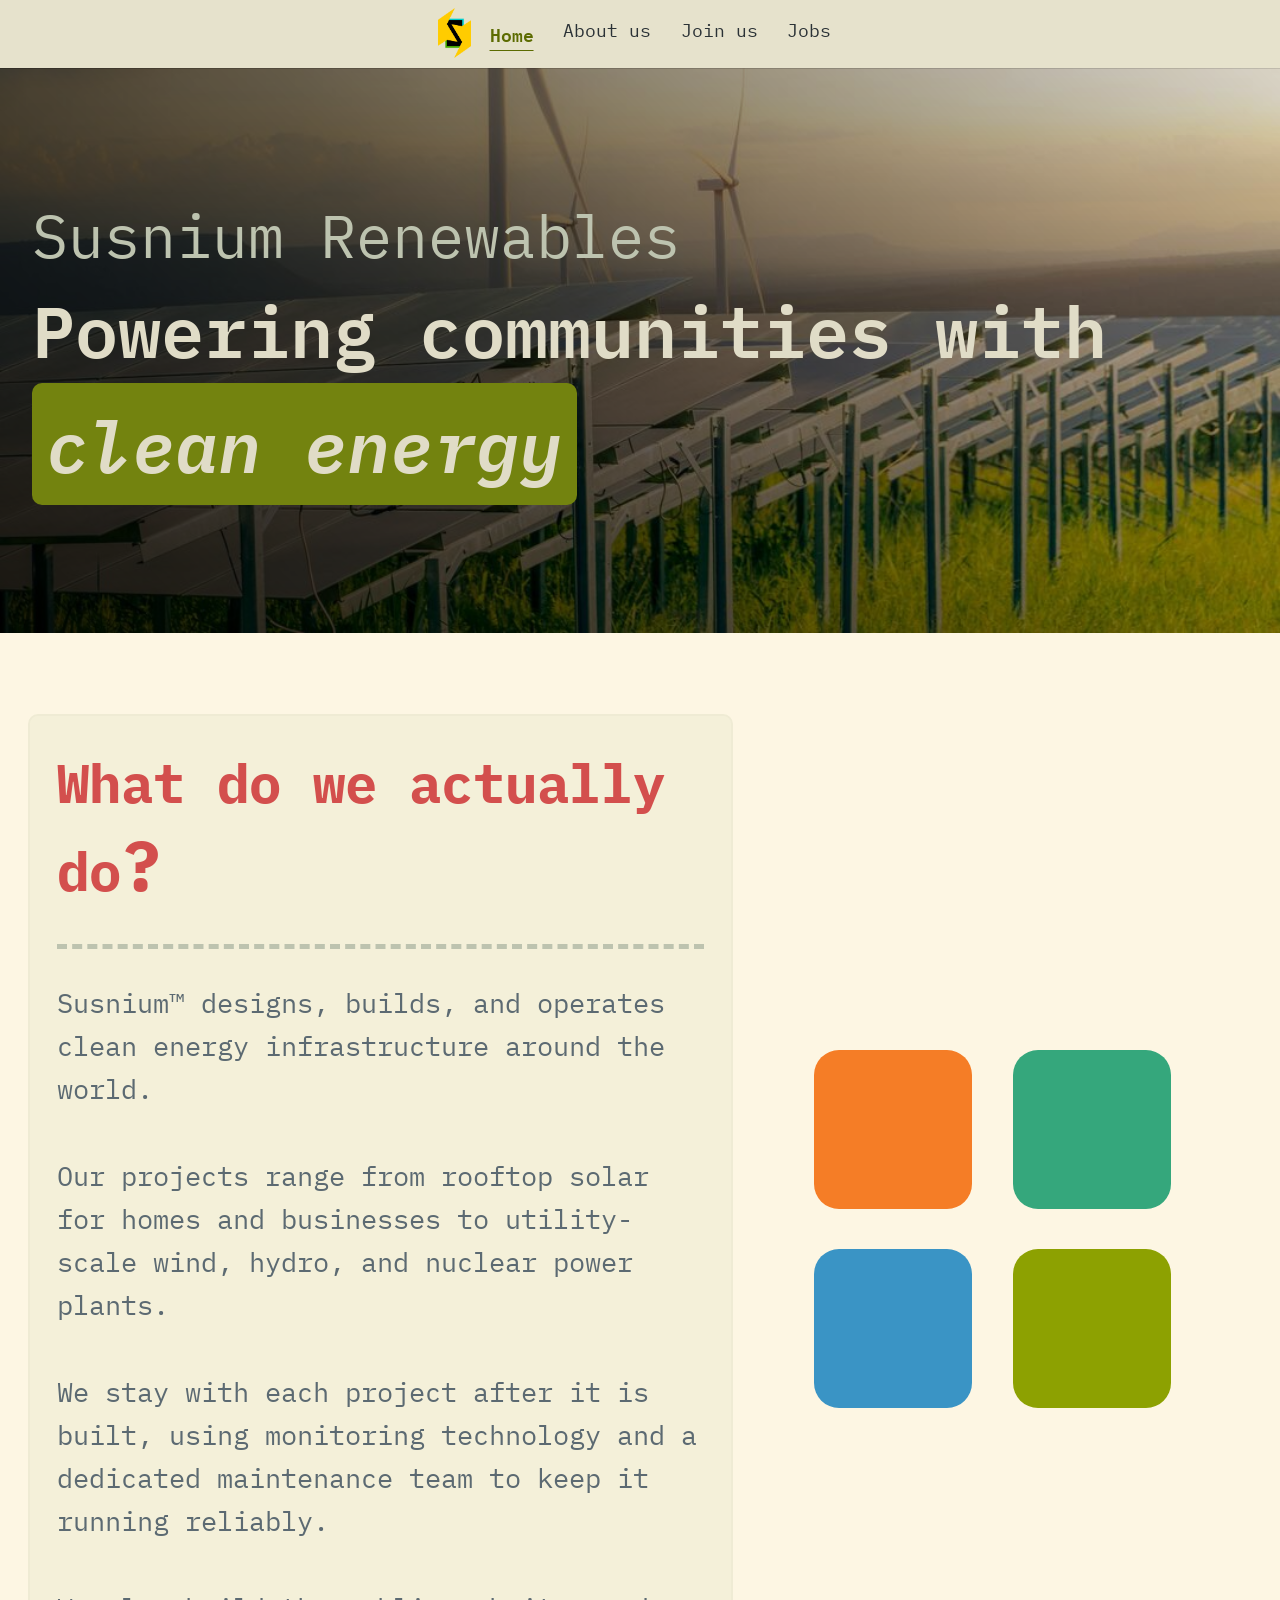
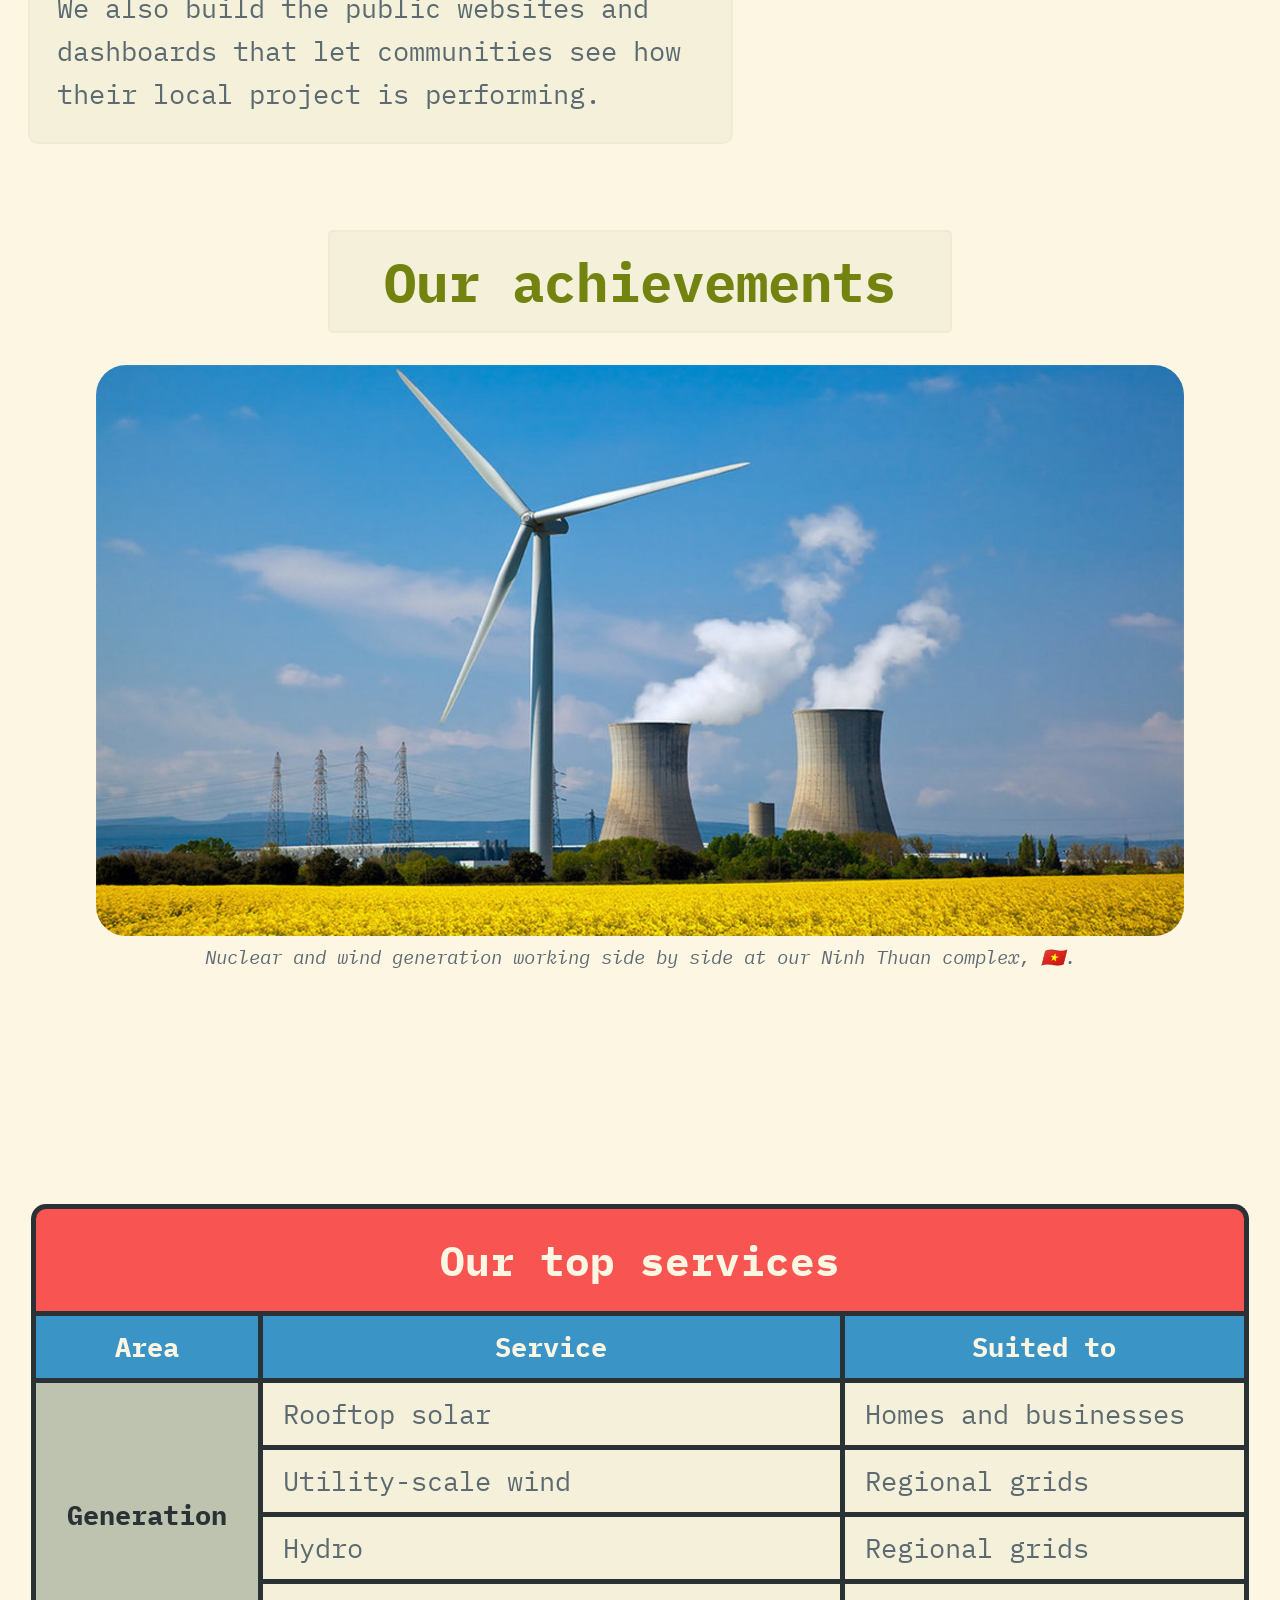
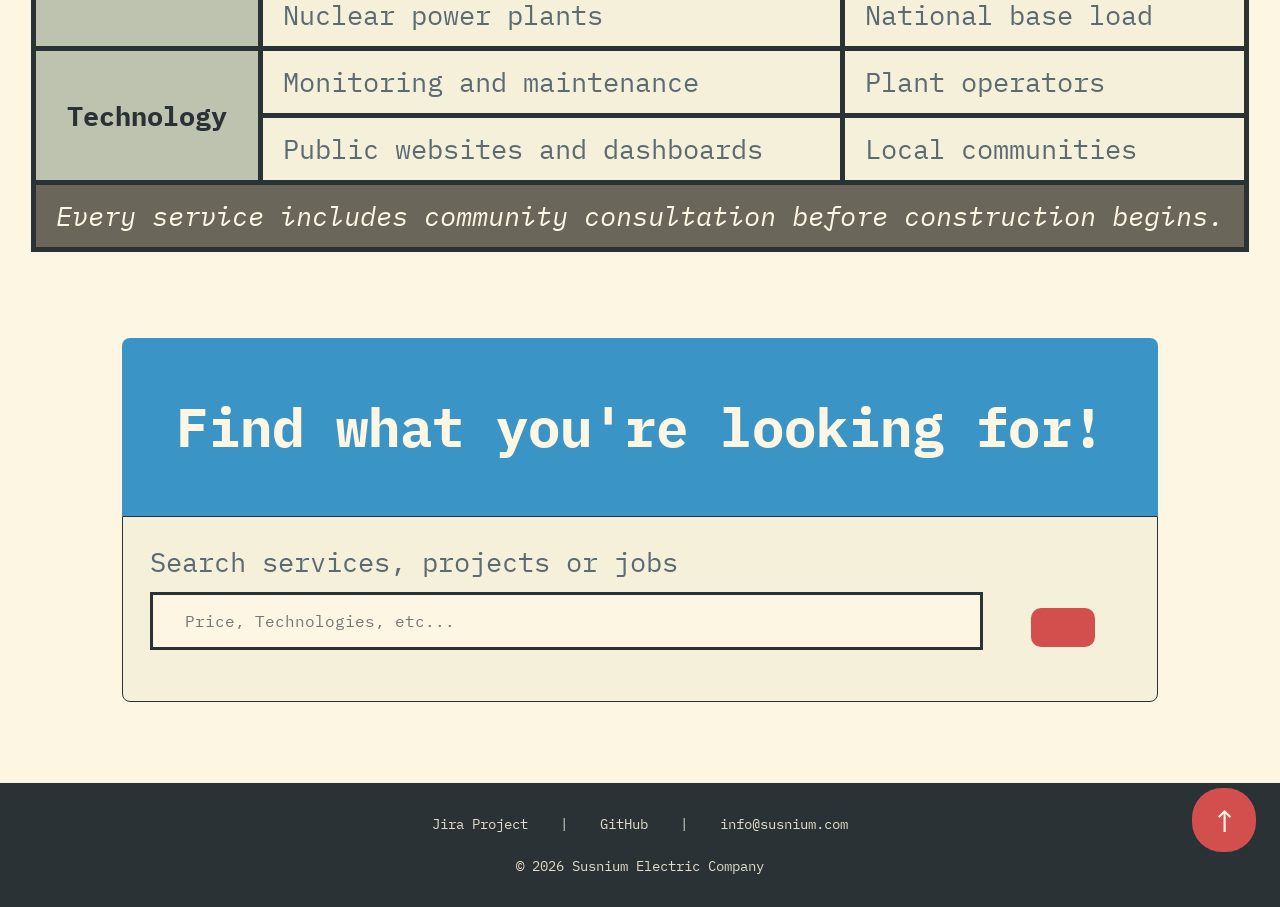
<file: index.html>
<!--
    Author of index.html
    Name: Nguyen Le Quoc Bao 
    Student ID: 106245001
    Role: Leader
-->
<!DOCTYPE html>
<html lang="en">
  <head>
    <meta charset="UTF-8">
    <meta name="viewport" content="width=device-width, initial-scale=1">
    <title>Home | Susnium Clean Energy (Group G03)</title>
    <link rel="icon" type="image/svg+xml" href="images/favicon.svg">
    <link href="css/styles.css" rel="stylesheet">
  
  <!-- embedded CSS -->
  <style>   
    p {
      color: var(--ef-fg);
    }

    li .nf {
      font-size: 5.875em;
      padding: 0.5em;
      border-radius:25px; 
      transition: color 0.5s ease;
    }
    
    body:has(.nf-md-wind_power_outline:hover) .wind-txt {
      color: var(--ef-cyan);
      font-weight: 600;
      transition: color 0.3s ease;
    }

    body:has(.nf-md-solar_power_variant_outline:hover) .rt-sol-txt {
      color: var(--ef-orange);
      font-weight: 600;
    }
    
    body:has(.nf-md-waterfall:hover) .water-txt {
      color: var(--ef-blue);
      font-weight: 600;

    }

    body:has(.nf-fae-atom:hover) .nu-txt {
      color: var(--ef-green);
      font-weight: 600;

    }
    li .nf:hover {
      color:var(--ef-bg2);
    }

  </style>
  </head>
  <body>
    <header>
        <!-- Navigation bar -->
        <nav>
          <a class="logo-lnk" href="index.html">
            <img class="logo" src="images/logo_1.png" alt="Company Logo">
          </a>
          <a href="index.html" aria-current="page">Home</a>
          <a href="about.html" >About us</a>
          <a href="apply.html">Join us</a>
          <a href="jobs.html">Jobs</a>
        </nav>
        <!-- Page's hero section -->
        <div class = "bg-overlay">
          <section class="hero-ctn">
            <p class="hero-company"> Susnium Renewables</p>
            <p class="hero-title">
            Powering communities with
              <br>
              <span class="hero-highlight">
                clean energy
              </span>
              <i 
                id="quote" 
                class="nf nf-md-format_quote_close">
              </i>
            </p>
          </section>
        </div>
    </header>

    <main>
      <!-- A short description about the company-->
      <div class="content-ctn">
        <div class="desc-ctn revealTriggerSlideInX">
          <h1> What do we actually do<span style="font-size:1.3em">?</span> </h1>
            <!-- Line of inline CSS -->
            <hr style=
                "margin: 2rem 0rem; 
                 color: var(--ef-bg1);
                 border: 0;
                 border-top: 5px dashed var(--ef-bg5);"
            >
            <p>Susnium&trade; designs, builds, and operates clean energy infrastructure around the world.</p>
            <br>
            <p>Our projects range from <span class="rt-sol-txt">rooftop solar</span> for homes and businesses to <span class="wind-txt">utility-scale wind</span>, <span class="water-txt">hydro</span>, and <span class="nu-txt">nuclear</span> power plants.</p>
            <br>
            <p>We stay with each project after it is built, using monitoring technology and a dedicated maintenance team to keep it running reliably.</p>
            <br>
            <p>We also build the public websites and dashboards that let communities see how their local project is performing.</p>
        </div>
        <ul 
          class="energ-type-ctn revealTriggerSlideInX" 
          aria-label="Energy types we work with">
            <li><i style="background-color:var(--ef-orange-light)" class="tile nf nf-md-solar_power_variant_outline" aria-hidden="true"></i></li>
            <li><i style="background-color:var(--ef-cyan-light)" class="tile nf nf-md-wind_power_outline" aria-hidden="true"></i></li>
            <li><i style="background-color:var(--ef-blue-light)" class="tile nf nf-md-waterfall" aria-hidden="true"></i></li>
            <li><i style="background-color:var(--ef-green-light)" class="tile nf nf-fae-atom" aria-hidden="true"></i></li>
        </ul>

      <!-- Image carousel for viewing multiple images -->

      <h1 id="crs-title" class="revealTriggerSlideInY"> Our achievements </h1>
      <ul class="img-carousel revealTriggerSlideInY">
        <li>
          <figure>
            <img 
                  src="images/operating-site.jpg" 
                  alt="A wind turbine beside two nuclear cooling towers over a yellow rapeseed field"
            >
            <figcaption>
              Nuclear and wind generation working side by side at our Ninh Thuan complex, 🇻🇳.
            </figcaption>
          </figure>
        </li>
        <li>
          <figure>
            <img 
                  src="images/sol-panel.jpg" 
                  alt="Rows of ground-mounted solar panels on a grassy hillside"
            >
            <figcaption>
              A solar farm we built and now maintain near Mildura, Victoria, 🇦🇺.
            </figcaption>
          </figure>
        </li>
        <li>
          <figure>
            <img 
                  src="images/wind-site.png" 
                  alt="A row of wind turbines across green farmland under a clear blue sky"
            >
            <figcaption>
              Utility-scale wind turbines we installed across open farmland in Tehachapi, California, 🇺🇸.
            </figcaption>
          </figure>
        </li>
        <li>
          <figure>
            <img 
                  src="images/hydro-pwr.jpg" 
                  alt="Aerial view of a hydroelectric dam with water rushing through its spillways"
            >
            <figcaption>
              A hydropower dam we monitor and maintain at Hoa Binh, 🇻🇳.
            </figcaption>
          </figure>
        </li>
      </ul>
   
      <!-- Table including various services-->
      <table class="catalog-table revealTriggerSlideInY">
        <caption>
            <h2 class="table-title"> Our top services </h2>
        </caption>
        <thead>
          <tr>
            <th scope="col">Area</th>
            <th scope="col">Service</th>
            <th scope="col">Suited to</th>
          </tr>
        </thead>
        <tbody>
          <tr>
            <th scope="rowgroup" rowspan="4">Generation</th>
            <td>Rooftop solar</td>
            <td>Homes and businesses</td>
          </tr>
          <tr>
            <td>Utility-scale wind</td>
            <td>Regional grids</td>
          </tr>
          <tr>
            <td>Hydro</td>
            <td>Regional grids</td>
          </tr>
          <tr>
            <td>Nuclear power plants</td>
            <td>National base load</td>
          </tr>
          <tr>
            <th scope="rowgroup" rowspan="2">Technology</th>
            <td>Monitoring and maintenance</td>
            <td>Plant operators</td>
          </tr>
          <tr>
            <td>Public websites and dashboards</td>
            <td>Local communities</td>
          </tr>
          <tr>
            <td 
                class="span-all" 
                colspan="3"
              >Every service includes community consultation before construction begins.
            </td>
          </tr>
        </tbody>
      </table>

      <!-- Search box -->
      <form 
        class="catalog-form revealTriggerSlideInY" 
        method="GET" 
        action="search.html" 
        target="_blank"> 
        <h1> Find what you're looking for! </h1>
        <div class="form-inner-ctn">
          <label for="main-search" class="form-label">
            Search services, projects or jobs
          </label>
          <input 
              type="search" 
              placeholder="Price, Technologies, etc..." 
              id="main-search" 
              required
          />  
            <button type="submit" class="styled-submit" aria-label="search">
              <i class="tile nf nf-seti-search" aria-hidden="true"></i>
            </button>
        </div>
      </form>
     </div>
    </main>

    <!-- To top button -->
    <a href="#top" class="to-top-button styled-submit">↑</a>

    <!-- The page's footer-->
    <footer>
      <a href="https://student-team-axpqzj74.atlassian.net/jira/software/projects/AWPP1G/boards/3?filter=&groupBy=none&atlOrigin=eyJpIjoiYjA0ZmYyMjYyY2RlNGM4ZmJhZjhlZjhlYjU2NjVkNWEiLCJwIjoiaiJ9">Jira Project</a> |
      <a href="https://github.com/terminalgoat232/group-assignment">GitHub</a> |
      <a href="mailto:info@susnium.com">info@susnium.com</a>
      <p> &copy 2026 Susnium Electric Company </p>
    </footer>
  </body>
</html>
</file>
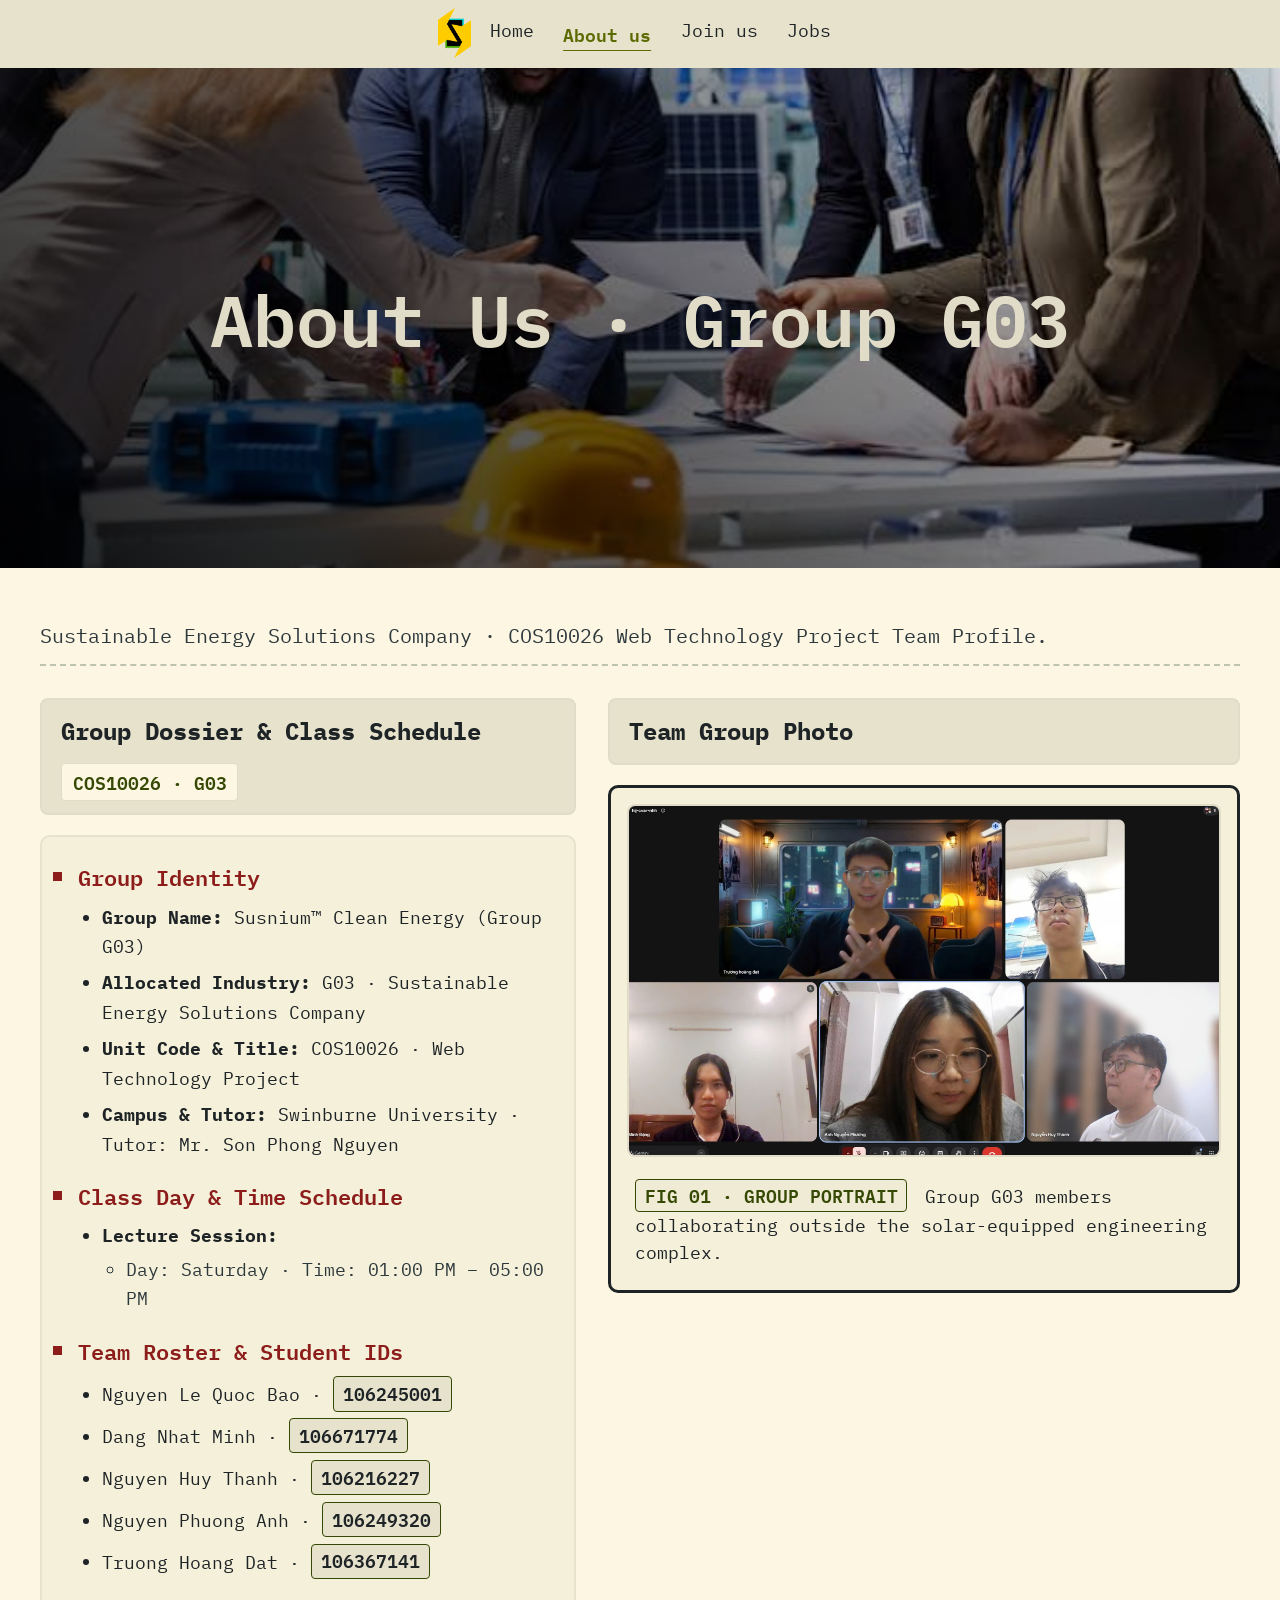
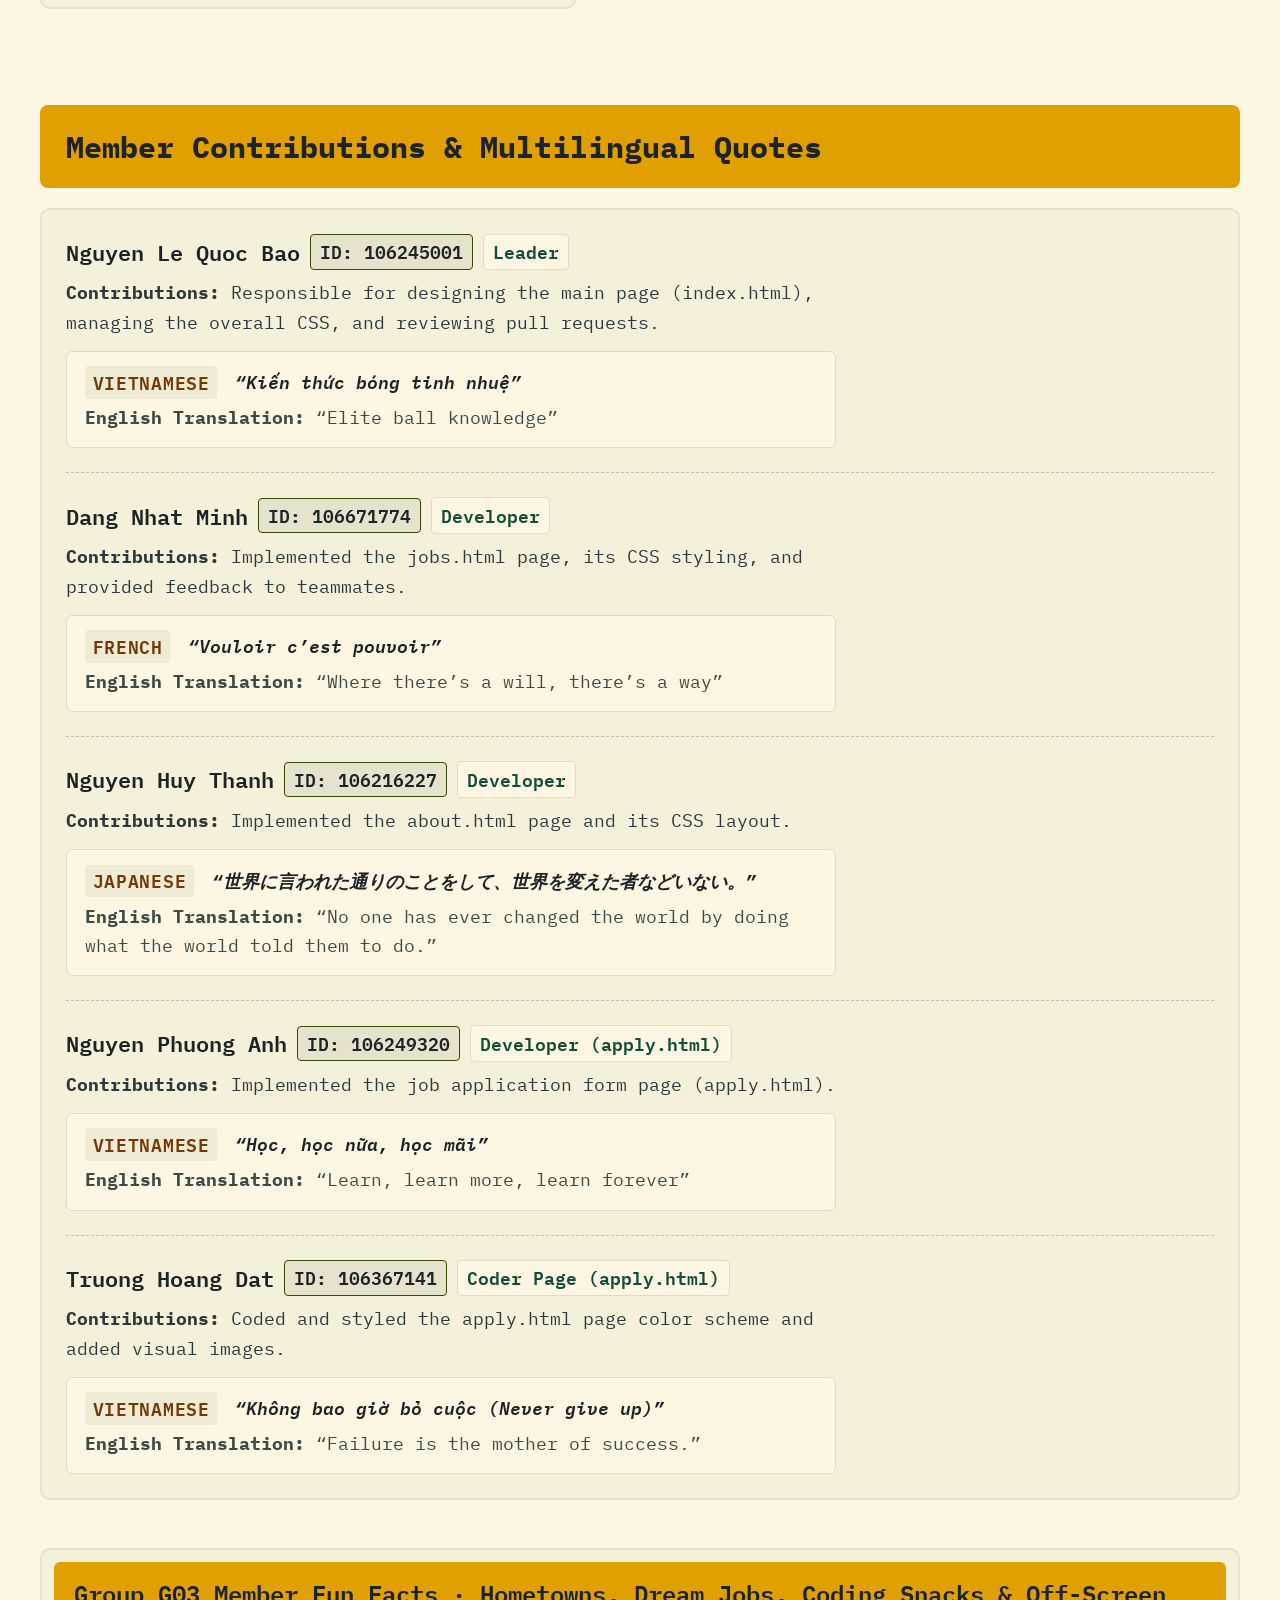
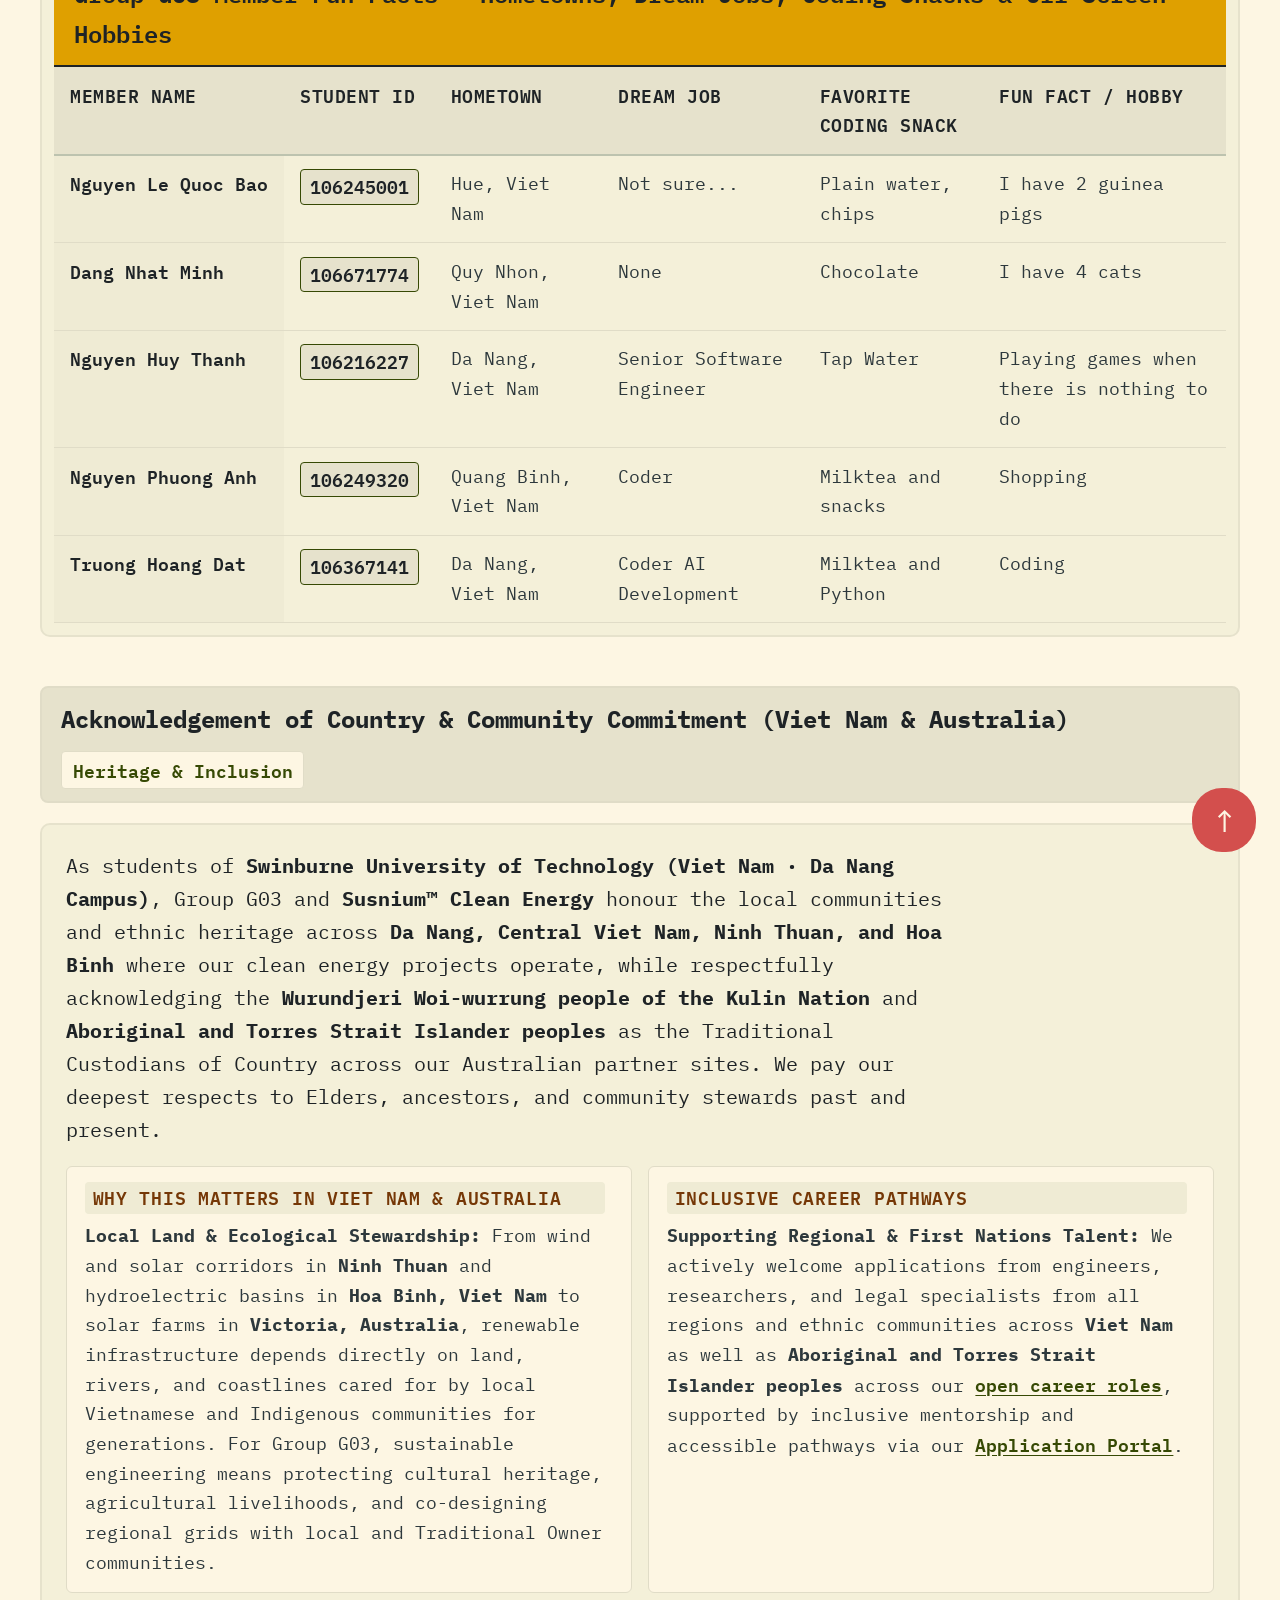
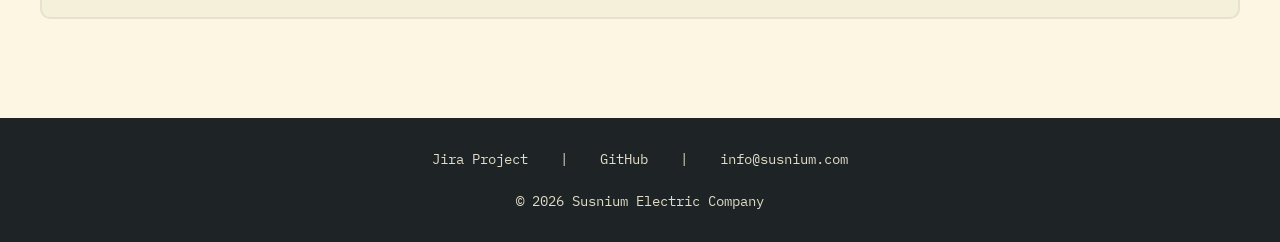
<file: about.html>
<!DOCTYPE html>
<html lang="en">

<head>
  <meta charset="UTF-8">
  <meta name="viewport" content="width=device-width, initial-scale=1">
  <meta name="description"
    content="About Susnium Clean Energy Group G03 - COS10026 Web Technology Project team profile, member contributions, quotes, and fun facts.">
  <title>About Us | Susnium Clean Energy (Group G03)</title>
  <link rel="icon" type="image/svg+xml" href="images/favicon.svg">
  <link href="css/styles.css" rel="stylesheet">
  <link href="css/about.css" rel="stylesheet">
  <!-- Embedded CSS requirement: styles the page subtitle banner -->
  <style>
    .about-subtitle {
      color: var(--ef-fg);
      font-size: 1.25rem;
      margin-block-end: 2rem;
      padding-block-end: 0.75rem;
      border-bottom: 2px dashed var(--ef-bg5);
    }
  </style>
</head>

<body id="top">
  <header>
    <nav>
      <a class="logo-lnk" href="index.html">
        <img class="logo" src="images/logo_1.png" alt="Company Logo">
      </a>
      <a href="index.html">Home</a>
      <a href="about.html" aria-current="page">About us</a>
      <a href="apply.html">Join us</a>
      <a href="jobs.html">Jobs</a>
    </nav>
  </header>

  <main>
    <!-- H1 -->
    <div class="bg-overlay">
      <!-- 1 Inline CSS -->
      <section style="
        width: 100%;
        padding: clamp(3rem, 10vw, 8rem) 2rem;">
        <h1>About Us &middot; Group G03</h1>
      </section>
    </div>

    <div class="page-shell">
      <p class="about-subtitle">
        Sustainable Energy Solutions Company &middot; COS10026 Web Technology Project Team Profile.
      </p>

    <!-- Group Dossier (Nested List) & Group Photo (Figure) -->
    <div class="about-overview-grid">
      <section class="about-section" aria-labelledby="group-info-heading">
        <div class="section-bar">
          <h2 id="group-info-heading">Group Dossier &amp; Class Schedule</h2>
          <span class="section-bar-tag">COS10026 &middot; G03</span>
        </div>

        <ul class="group-nested-list" id="group-nested-list">
          <li>
            Group Identity
            <ul>
              <li><strong>Group Name:</strong> Susnium&trade; Clean Energy (Group G03)</li>
              <li><strong>Allocated Industry:</strong> G03 &middot; Sustainable Energy Solutions Company</li>
              <li><strong>Unit Code &amp; Title:</strong> COS10026 &middot; Web Technology Project</li>
              <li><strong>Campus &amp; Tutor:</strong> Swinburne University &middot; Tutor: Mr. Son Phong Nguyen</li>
            </ul>
          </li>
          <li>
            Class Day &amp; Time Schedule
            <ul>
              <li>
                <strong>Lecture Session:</strong>
                <ul>
                  <li>Day: Saturday &middot; Time: 01:00 PM &ndash; 05:00 PM</li>
                </ul>
              </li>
            </ul>
          </li>
          <li>
            Team Roster &amp; Student IDs
            <ul id="roster-nested-sublist">
              <li>Nguyen Le Quoc Bao &middot; <span class="code-badge">106245001</span></li>
              <li>Dang Nhat Minh &middot; <span class="code-badge">106671774</span></li>
              <li>Nguyen Huy Thanh &middot; <span class="code-badge">106216227</span></li>
              <li>Nguyen Phuong Anh &middot; <span class="code-badge">106249320</span></li>
              <li>Truong Hoang Dat &middot; <span class="code-badge">106367141</span></li>
            </ul>
          </li>
        </ul>
      </section>

      <section class="about-section" aria-labelledby="group-photo-heading">
        <div class="section-bar">
          <h2 id="group-photo-heading">Team Group Photo</h2>
        </div>
        <figure class="group-photo-figure">
          <img id="group-photo-img" src="images/group-photo.jpg"
            alt="Group G03 Susnium engineering team standing together outside the solar-powered campus building"
            width="1120" height="625">
          <figcaption>
            <span class="photo-meta-pill">FIG 01 &middot; GROUP PORTRAIT</span>
            <span id="group-photo-caption-text">Group G03 members collaborating outside the solar-equipped engineering complex.</span>
          </figcaption>
        </figure>
      </section>
    </div>

    <!-- Member Contributions & Multilingual Quotes (Definition List) -->
    <section class="about-section" aria-labelledby="contributions-heading">
      <h2 class="sv-label" id="contributions-heading">Member Contributions &amp; Multilingual Quotes</h2>

      <dl class="contributions-dl" id="members-dl">
        <dt>
          <span class="member-name">Nguyen Le Quoc Bao</span>
          <span class="code-badge">ID: 106245001</span>
          <span class="member-role-tag">Leader</span>
        </dt>
        <dd class="dd-contribution">
          <strong>Contributions:</strong> Responsible for designing the main page (<code>index.html</code>), managing the overall CSS, and reviewing pull requests.
        </dd>
        <dd class="dd-quote">
          <div class="quote-box">
            <blockquote class="quote-native" lang="vi">
              <span class="quote-lang-tag">Vietnamese</span>
              &ldquo;<span class="quote-native-text">Kiến thức b&oacute;ng tinh nhuệ</span>&rdquo;
            </blockquote>
            <p class="quote-translation">
              <strong>English Translation:</strong> &ldquo;<span class="quote-en-text">Elite ball knowledge</span>&rdquo;
            </p>
          </div>
        </dd>

        <dt>
          <span class="member-name">Dang Nhat Minh</span>
          <span class="code-badge">ID: 106671774</span>
          <span class="member-role-tag">Developer</span>
        </dt>
        <dd class="dd-contribution">
          <strong>Contributions:</strong> Implemented the <code>jobs.html</code> page, its CSS styling, and provided feedback to teammates.
        </dd>
        <dd class="dd-quote">
          <div class="quote-box">
            <blockquote class="quote-native" lang="fr">
              <span class="quote-lang-tag">French</span>
              &ldquo;<span class="quote-native-text">Vouloir c&rsquo;est pouvoir</span>&rdquo;
            </blockquote>
            <p class="quote-translation">
              <strong>English Translation:</strong> &ldquo;<span class="quote-en-text">Where there&rsquo;s a will, there&rsquo;s a way</span>&rdquo;
            </p>
          </div>
        </dd>

        <dt>
          <span class="member-name">Nguyen Huy Thanh</span>
          <span class="code-badge">ID: 106216227</span>
          <span class="member-role-tag">Developer</span>
        </dt>
        <dd class="dd-contribution">
          <strong>Contributions:</strong> Implemented the <code>about.html</code> page and its CSS layout.
        </dd>
        <dd class="dd-quote">
          <div class="quote-box">
            <blockquote class="quote-native" lang="ja">
              <span class="quote-lang-tag">Japanese</span>
              &ldquo;<span class="quote-native-text">世界に言われた通りのことをして、世界を変えた者などいない。</span>&rdquo;
            </blockquote>
            <p class="quote-translation">
              <strong>English Translation:</strong> &ldquo;<span class="quote-en-text">No one has ever changed the world by doing what the world told them to do.</span>&rdquo;
            </p>
          </div>
        </dd>

        <dt>
          <span class="member-name">Nguyen Phuong Anh</span>
          <span class="code-badge">ID: 106249320</span>
          <span class="member-role-tag">Developer (apply.html)</span>
        </dt>
        <dd class="dd-contribution">
          <strong>Contributions:</strong> Implemented the job application form page (<code>apply.html</code>).
        </dd>
        <dd class="dd-quote">
          <div class="quote-box">
            <blockquote class="quote-native" lang="vi">
              <span class="quote-lang-tag">Vietnamese</span>
              &ldquo;<span class="quote-native-text">Học, học nữa, học m&atilde;i</span>&rdquo;
            </blockquote>
            <p class="quote-translation">
              <strong>English Translation:</strong> &ldquo;<span class="quote-en-text">Learn, learn more, learn forever</span>&rdquo;
            </p>
          </div>
        </dd>

        <dt>
          <span class="member-name">Truong Hoang Dat</span>
          <span class="code-badge">ID: 106367141</span>
          <span class="member-role-tag">Coder Page (apply.html)</span>
        </dt>
        <dd class="dd-contribution">
          <strong>Contributions:</strong> Coded and styled the <code>apply.html</code> page color scheme and added visual images.
        </dd>
        <dd class="dd-quote">
          <div class="quote-box">
            <blockquote class="quote-native" lang="vi">
              <span class="quote-lang-tag">Vietnamese</span>
              &ldquo;<span class="quote-native-text">Kh&ocirc;ng bao giờ bỏ cuộc (Never give up)</span>&rdquo;
            </blockquote>
            <p class="quote-translation">
              <strong>English Translation:</strong> &ldquo;<span class="quote-en-text">Failure is the mother of success.</span>&rdquo;
            </p>
          </div>
        </dd>
      </dl>
    </section>

    <!-- Fun Facts Table with Caption, Hex Colours & Hover Effects -->
    <section class="about-section" aria-labelledby="fun-facts-caption">
      <div tabindex="0" role="region" aria-labelledby="fun-facts-caption" class="table-wrapper">
        <table class="fun-facts-table" id="fun-facts-table">
          <caption id="fun-facts-caption">
            Group G03 Member Fun Facts &middot; Hometowns, Dream Jobs, Coding Snacks &amp; Off-Screen Hobbies
          </caption>
          <thead>
            <tr>
              <th scope="col">Member Name</th>
              <th scope="col">Student ID</th>
              <th scope="col">Hometown</th>
              <th scope="col">Dream Job</th>
              <th scope="col">Favorite Coding Snack</th>
              <th scope="col">Fun Fact / Hobby</th>
            </tr>
          </thead>
          <tbody id="fun-facts-tbody">
            <tr>
              <th scope="row">Nguyen Le Quoc Bao</th>
              <td><span class="code-badge">106245001</span></td>
              <td>Hue, Viet Nam</td>
              <td>Not sure...</td>
              <td>Plain water, chips</td>
              <td>I have 2 guinea pigs</td>
            </tr>
            <tr>
              <th scope="row">Dang Nhat Minh</th>
              <td><span class="code-badge">106671774</span></td>
              <td>Quy Nhon, Viet Nam</td>
              <td>None</td>
              <td>Chocolate</td>
              <td>I have 4 cats</td>
            </tr>
            <tr>
              <th scope="row">Nguyen Huy Thanh</th>
              <td><span class="code-badge">106216227</span></td>
              <td>Da Nang, Viet Nam</td>
              <td>Senior Software Engineer</td>
              <td>Tap Water</td>
              <td>Playing games when there is nothing to do</td>
            </tr>
            <tr>
              <th scope="row">Nguyen Phuong Anh</th>
              <td><span class="code-badge">106249320</span></td>
              <td>Quang Binh, Viet Nam</td>
              <td>Coder</td>
              <td>Milktea and snacks</td>
              <td>Shopping</td>
            </tr>
            <tr>
              <th scope="row">Truong Hoang Dat</th>
              <td><span class="code-badge">106367141</span></td>
              <td>Da Nang, Viet Nam</td>
              <td>Coder AI Development</td>
              <td>Milktea and Python</td>
              <td>Coding</td>
            </tr>
          </tbody>
        </table>
      </div>
    </section>

    <!-- Acknowledgement of Country & Indigenous / Regional Community Commitment -->
    <section class="about-section" aria-labelledby="acknowledgement-heading">
      <div class="section-bar">
        <h2 id="acknowledgement-heading">Acknowledgement of Country &amp; Community Commitment (Viet Nam &amp; Australia)</h2>
        <span class="section-bar-tag">Heritage &amp; Inclusion</span>
      </div>

      <div class="acknowledgement-card">
        <p class="acknowledgement-lead">
          As students of <strong>Swinburne University of Technology (Viet Nam &middot; Da Nang Campus)</strong>, Group G03 and <strong>Susnium&trade; Clean Energy</strong> honour the local communities and ethnic heritage across <strong>Da Nang, Central Viet Nam, Ninh Thuan, and Hoa Binh</strong> where our clean energy projects operate, while respectfully acknowledging the <strong>Wurundjeri Woi-wurrung people of the Kulin Nation</strong> and <strong>Aboriginal and Torres Strait Islander peoples</strong> as the Traditional Custodians of Country across our Australian partner sites. We pay our deepest respects to Elders, ancestors, and community stewards past and present.
        </p>

        <div class="acknowledgement-columns">
          <div class="quote-box">
            <span class="quote-lang-tag">Why This Matters in Viet Nam &amp; Australia</span>
            <p>
              <strong>Local Land &amp; Ecological Stewardship:</strong> From wind and solar corridors in <strong>Ninh Thuan</strong> and hydroelectric basins in <strong>Hoa Binh, Viet Nam</strong> to solar farms in <strong>Victoria, Australia</strong>, renewable infrastructure depends directly on land, rivers, and coastlines cared for by local Vietnamese and Indigenous communities for generations. For Group G03, sustainable engineering means protecting cultural heritage, agricultural livelihoods, and co-designing regional grids with local and Traditional Owner communities.
            </p>
          </div>

          <div class="quote-box">
            <span class="quote-lang-tag">Inclusive Career Pathways</span>
            <p>
              <strong>Supporting Regional &amp; First Nations Talent:</strong> We actively welcome applications from engineers, researchers, and legal specialists from all regions and ethnic communities across <strong>Viet Nam</strong> as well as <strong>Aboriginal and Torres Strait Islander peoples</strong> across our <a href="jobs.html">open career roles</a>, supported by inclusive mentorship and accessible pathways via our <a href="apply.html">Application Portal</a>.
            </p>
          </div>
        </div>
      </div>
    </section>
    </div>
  </main>

  <!-- To top button -->
  <a href="#top" class="to-top-button styled-submit">↑</a>

  <!-- Footer -->
  <footer>
    <a href="https://student-team-axpqzj74.atlassian.net/jira/software/projects/AWPP1G/boards/3?filter=&groupBy=none&atlOrigin=eyJpIjoiYjA0ZmYyMjYyY2RlNGM4ZmJhZjhlZjhlYjU2NjVkNWEiLCJwIjoiaiJ9">Jira Project</a> |
    <a href="https://github.com/terminalgoat232/group-assignment">GitHub</a> |
    <a href="mailto:info@susnium.com">info@susnium.com</a>
    <p>&copy; 2026 Susnium Electric Company</p>
  </footer>
</body>

</html>
</file>
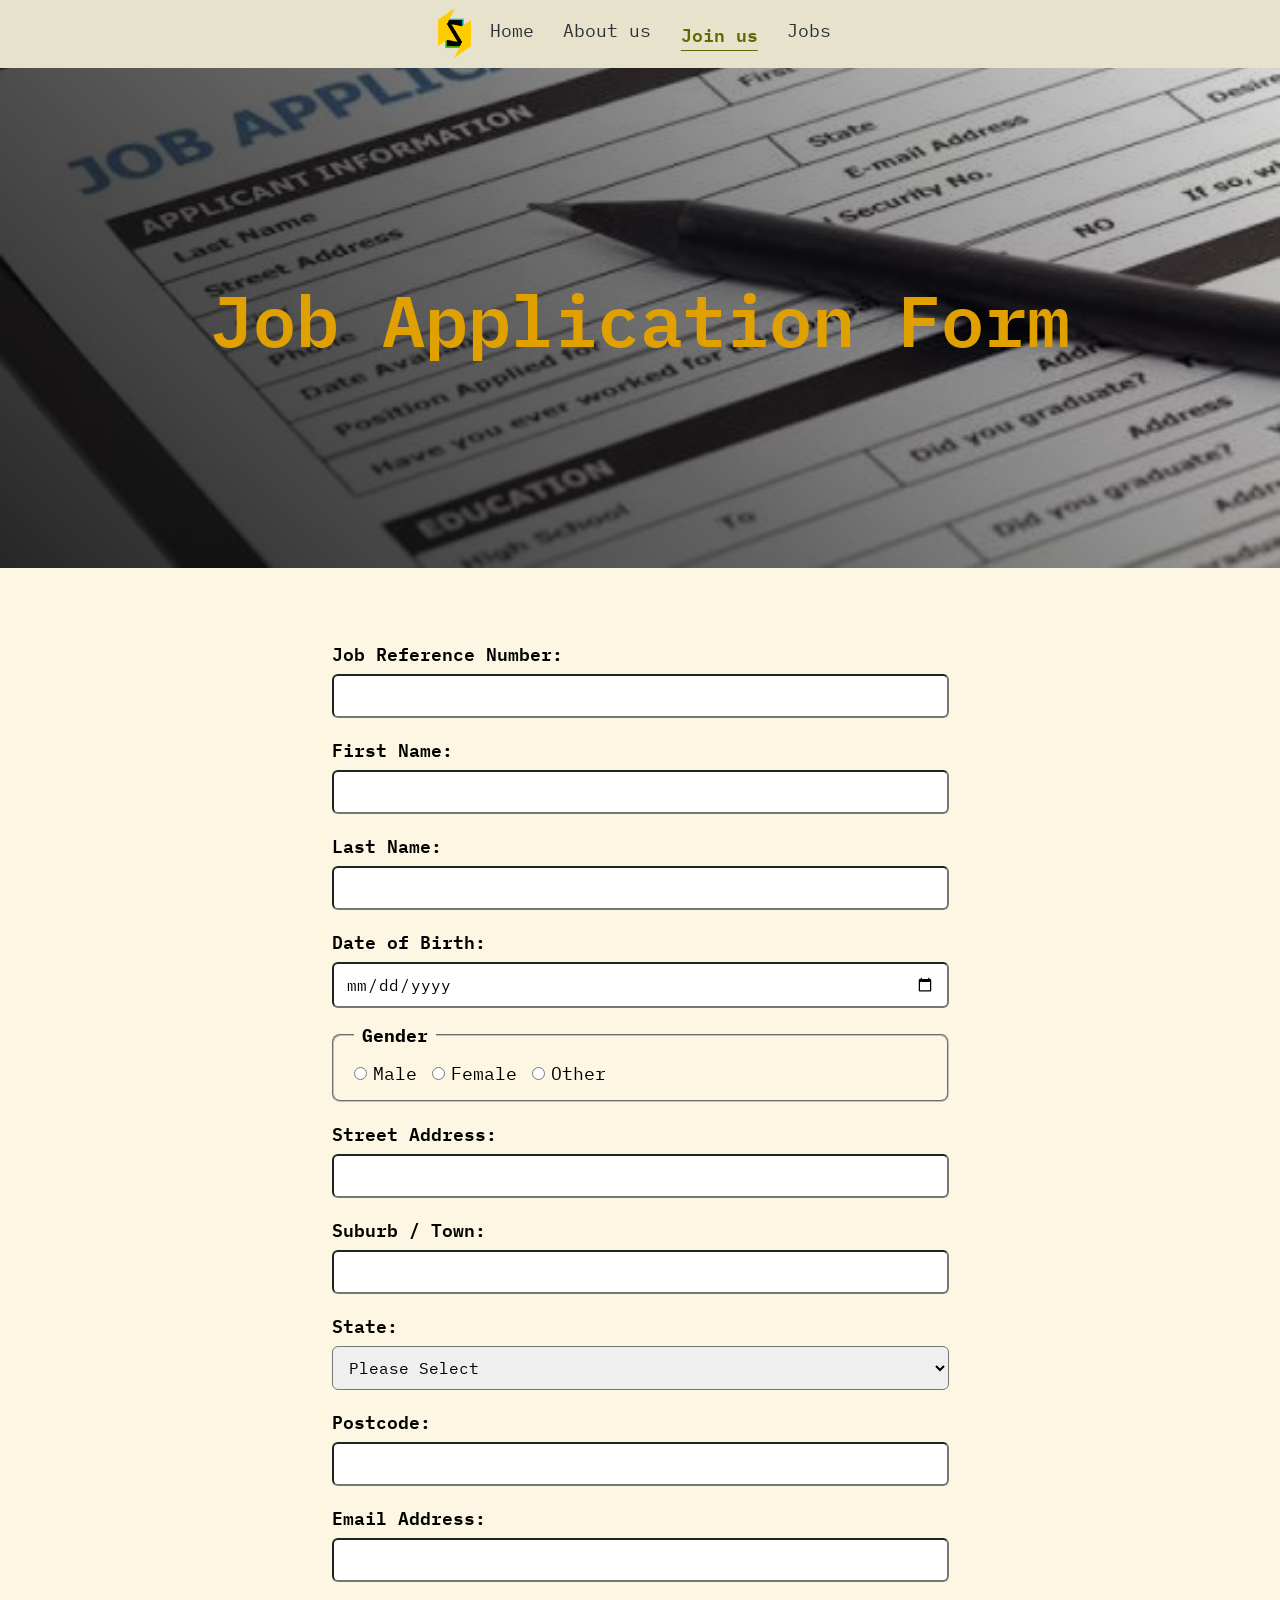
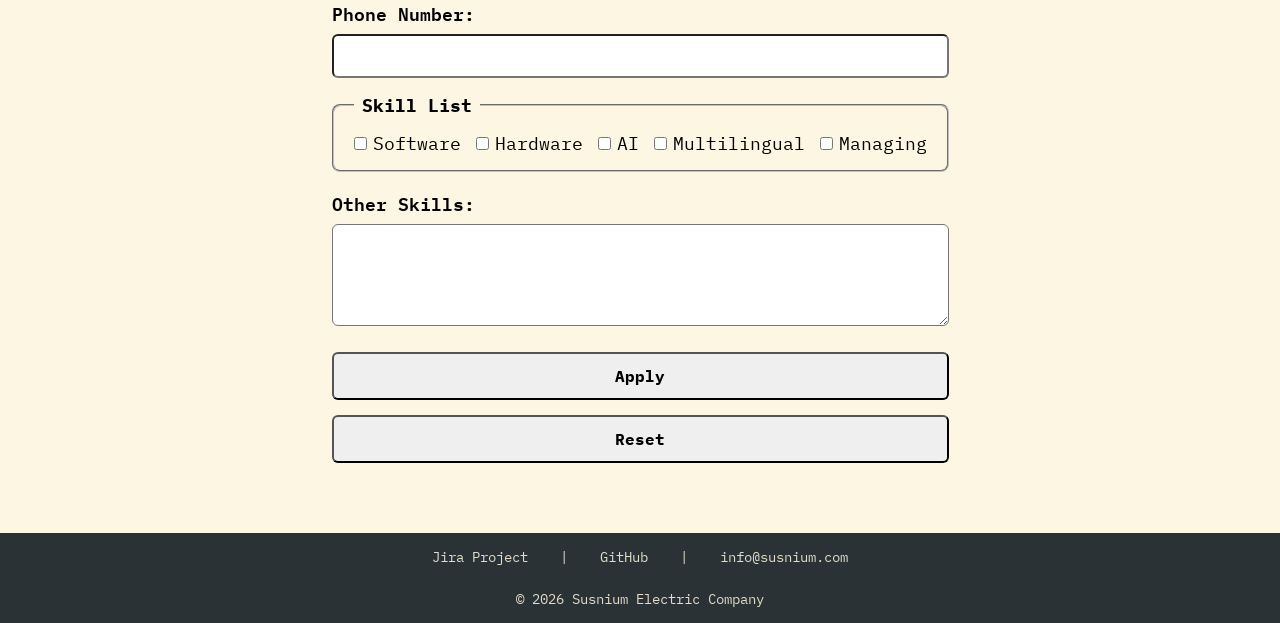
<file: apply.html>
<!DOCTYPE html>
<html lang="en">
<head>
    <meta charset="UTF-8">
    <meta name="viewport" content="width=device-width, initial-scale=1.0">
    <title>Apply For A Job | Susnium Clean Energy (Group G03)</title>
    <link rel="icon" type="image/svg+xml" href="images/favicon.svg">
    <link rel="stylesheet" href="css/styles.css">
    <link rel="stylesheet" href="css/apply.css">
    
</head>
<body id="top">

    <header>
        <nav>
            <a class="logo-lnk" href="index.html">
                <img class="logo" src="images/logo_1.png" alt="Company Logo">
            </a>
            <a href="index.html">Home</a>
            <a href="about.html">About us</a>
            <a href="apply.html" aria-current="page">Join us</a>
            <a href="jobs.html">Jobs</a>
        </nav>
    </header>
    
    <div class = "bg-overlay">
        <!-- 1 Embedded CSS -->
        <style>
            .bg-overlay h1 {
                text-align: center;
                font-size: clamp(2rem, 7vw, 4.5rem);
                text-wrap: balance;
                font-weight: 600;
                color: var(--ef-yellow-light);
            }
        </style>
        <!-- 1 Inline CSS-->
        <section style="
        width: 100%;
        padding: clamp(3rem, 10vw, 8rem) 2rem;">
        <h1>Job Application Form</h1>
        </section>
    </div>  

    <main>
        <form action="https://mercury.swin.edu.au/it000000/formtest.php" method="post">
            
            <div class="form-group">
                <label for="jobref">Job Reference Number:</label>
                <input type="text" id="jobref" name="jobref" pattern="[A-Za-z0-9]{5}" maxlength="5"
                    title="Exactly 5 letters or numbers" required>
                <span class="error-msg">Must be exactly 5 letters or numbers (e.g. AB123).</span>
            </div>

            <div class="form-group">
                <label for="firstname">First Name:</label>
                <input type="text" id="firstname" name="firstname" maxlength="20" pattern="[A-Za-z\s]+"
                    title="Letters and spaces only" required>
                <span class="error-msg">Letters and spaces only, up to 20 characters.</span>
            </div>

            <div class="form-group">
                <label for="lastname">Last Name:</label>
                <input type="text" id="lastname" name="lastname" maxlength="20" pattern="[A-Za-z\s]+"
                    title="Letters and spaces only" required>
                <span class="error-msg">Letters and spaces only, up to 20 characters.</span>
            </div>

            <div class="form-group">
                <label for="dob">Date of Birth:</label>
                <input type="date" id="dob" name="dob" max="2008-12-31" min="1940-01-01" required>
                <span class="error-msg">Please enter a valid date of birth.</span>
            </div>

            <fieldset>
                <legend>Gender</legend>
                <label><input type="radio" name="gender" value="male" required> Male</label>
                <label><input type="radio" name="gender" value="female" required> Female</label>
                <label><input type="radio" name="gender" value="other" required> Other</label>
            </fieldset>

            <div class="form-group">
                <label for="street">Street Address:</label>
                <input type="text" id="street" name="street" maxlength="40" required>
                <span class="error-msg">Street address is required (max 40 characters).</span>
            </div>

            <div class="form-group">
                <label for="suburb">Suburb / Town:</label>
                <input type="text" id="suburb" name="suburb" maxlength="40" required>
                <span class="error-msg">Suburb or town is required (max 40 characters).</span>
            </div>

            <div class="form-group">
                <label for="state">State:</label>
                <select id="state" name="state" required>
                    <option value="">Please Select</option>
                    <option value="VIC">VIC</option>
                    <option value="NSW">NSW</option>
                    <option value="QLD">QLD</option>
                    <option value="NT">NT</option>
                    <option value="WA">WA</option>
                    <option value="SA">SA</option>
                    <option value="TAS">TAS</option>
                    <option value="ACT">ACT</option>
                </select>
                <span class="error-msg">Please choose a state.</span>
            </div>

            <div class="form-group">
                <label for="postcode">Postcode:</label>
                <input type="text" id="postcode" name="postcode" pattern="[0-9]{4}" maxlength="4"
                    inputmode="numeric" title="4 digits, e.g. 3122" required>
                <span class="error-msg">Postcode must be exactly 4 digits (e.g. 3122).</span>
            </div>

            <div class="form-group">
                <label for="email">Email Address:</label>
                <input type="email" id="email" name="email" title="e.g. name@example.com" required>
                <span class="error-msg">Enter a valid email address (e.g. name@example.com).</span>
            </div>

            <div class="form-group">
                <label for="phone">Phone Number:</label>
                <input type="tel" id="phone" name="phone" pattern="[0-9]{8,12}" inputmode="numeric"
                    title="8 to 12 digits, no spaces" required>
                <span class="error-msg">Phone must be 8 to 12 digits, with no spaces or symbols.</span>
            </div>

            <fieldset>
                <legend>Skill List</legend>
                <label><input type="checkbox" name="skills[]" value="Software"> Software</label>
                <label><input type="checkbox" name="skills[]" value="Hardware"> Hardware</label>
                <label><input type="checkbox" name="skills[]" value="AI"> AI</label>
                <label><input type="checkbox" name="skills[]" value="Multilingual"> Multilingual</label>
                <label><input type="checkbox" name="skills[]" value="Managing"> Managing</label>
            </fieldset>

            <div class="form-group">
                <label for="otherskills">Other Skills:</label>
                <textarea id="otherskills" name="otherskills" rows="4"></textarea>
            </div>

            <div class="button-group">
                <input type="submit" value="Apply">
                <input type="reset" value="Reset">
            </div>

        </form>
    </main>

    <!-- To top button -->
    <a href="#top" class="to-top-button styled-submit">↑</a>

    <!-- Footer giữ nguyên mẫu chuẩn của nhóm -->
    <footer>
        <a href="https://student-team-axpqzj74.atlassian.net/jira/software/projects/AWPP1G/boards/3?filter=&groupBy=none&atlOrigin=eyJpIjoiY0ZmYyYyY2Y2R1NGM2MjJhZjhjMjNjVkWeiLCJwIjoiaiJ9">Jira Project</a> | 
        <a href="https://github.com/terminalgoat232/group-assignment">GitHub</a> | 
        <a href="mailto:info@susnium.com">info@susnium.com</a>
        <p>&copy; 2026 Susnium Electric Company</p>
    </footer>

</body>
</html>
</file>
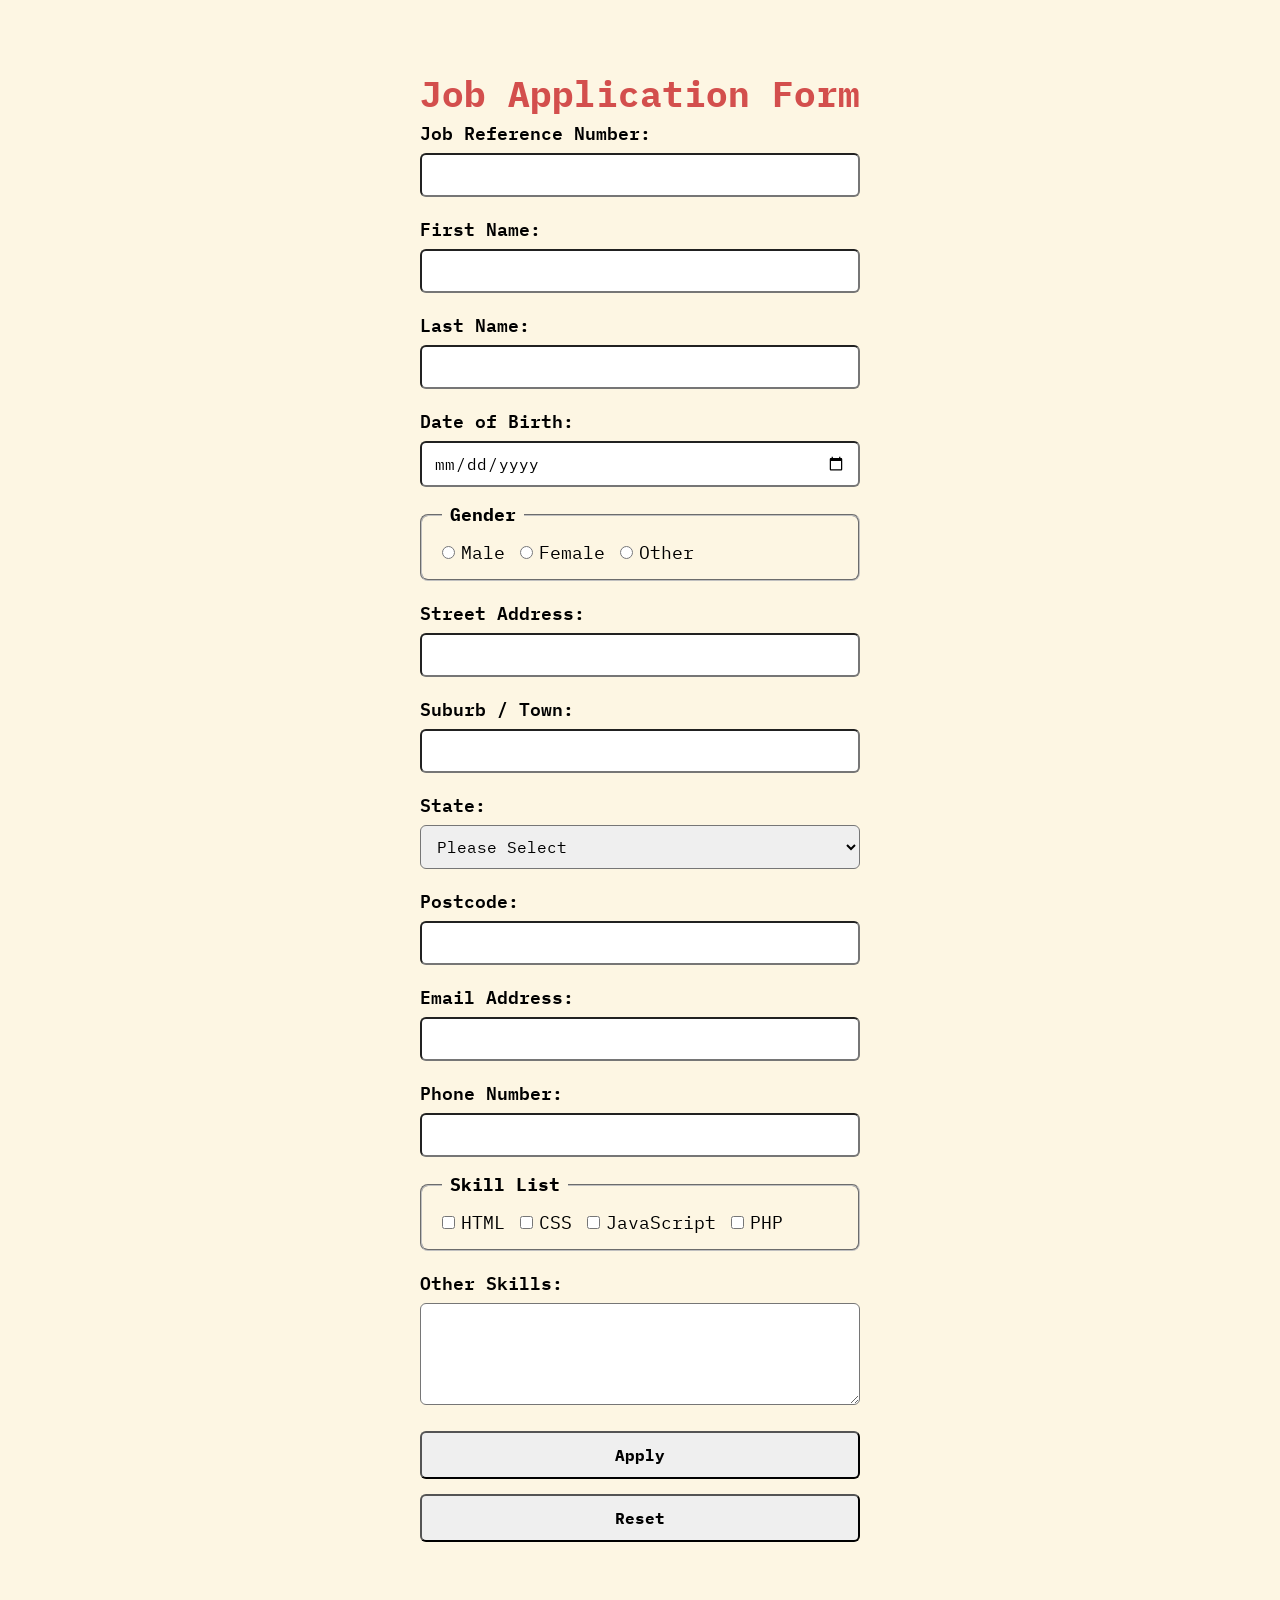
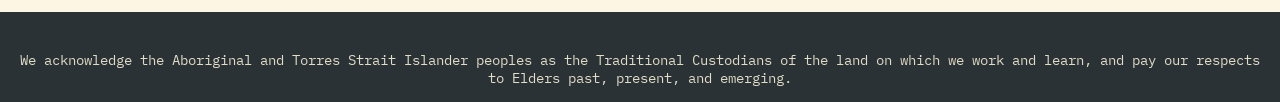
<file: applyyy.html>
<!DOCTYPE html>
<html lang="en">
<head>
    <meta charset="UTF-8">
    <meta name="viewport" content="width=device-width, initial-scale=1.0">
    <title>Job Application - Swinburne Assignment</title>
    
    <!-- Link đúng thư mục css/ của nhóm -->
    <link rel="stylesheet" href="css/colorscheme.css">
    <link rel="stylesheet" href="css/styles.css">
    <link rel="stylesheet" href="css/apply.css">
</head>
<body>

    <main>
        <h1>Job Application Form</h1>

        <form action="https://mercury.swin.edu.au/it000000/formtest.php" method="post">
            
            <!-- Job Reference Number -->
            <div>
                <label for="jobref">Job Reference Number:</label>
                <input type="text" id="jobref" name="jobref" pattern="[A-Za-z0-9]{5}" required>
            </div>

            <!-- First Name -->
            <div>
                <label for="firstname">First Name:</label>
                <input type="text" id="firstname" name="firstname" maxlength="20" pattern="[A-Za-z\s]+" required>
            </div>

            <!-- Last Name -->
            <div>
                <label for="lastname">Last Name:</label>
                <input type="text" id="lastname" name="lastname" maxlength="20" pattern="[A-Za-z\s]+" required>
            </div>

            <!-- Date of Birth -->
            <div>
                <label for="dob">Date of Birth:</label>
                <input type="date" id="dob" name="dob" required>
            </div>

            <!-- Gender -->
            <fieldset>
                <legend>Gender</legend>
                <label><input type="radio" name="gender" value="male" required> Male</label>
                <label><input type="radio" name="gender" value="female" required> Female</label>
                <label><input type="radio" name="gender" value="other" required> Other</label>
            </fieldset>

            <!-- Street Address -->
            <div>
                <label for="street">Street Address:</label>
                <input type="text" id="street" name="street" maxlength="40" required>
            </div>

            <!-- Suburb / Town -->
            <div>
                <label for="suburb">Suburb / Town:</label>
                <input type="text" id="suburb" name="suburb" maxlength="40" required>
            </div>

            <!-- State -->
            <div>
                <label for="state">State:</label>
                <select id="state" name="state" required>
                    <option value="">Please Select</option>
                    <option value="VIC">VIC</option>
                    <option value="NSW">NSW</option>
                    <option value="QLD">QLD</option>
                    <option value="NT">NT</option>
                    <option value="WA">WA</option>
                    <option value="SA">SA</option>
                    <option value="TAS">TAS</option>
                    <option value="ACT">ACT</option>
                </select>
            </div>

            <!-- Postcode -->
            <div>
                <label for="postcode">Postcode:</label>
                <input type="text" id="postcode" name="postcode" pattern="[0-9]{4}" maxlength="4" required>
            </div>

            <!-- Email -->
            <div>
                <label for="email">Email Address:</label>
                <input type="email" id="email" name="email" required>
            </div>

            <!-- Phone Number -->
            <div>
                <label for="phone">Phone Number:</label>
                <input type="tel" id="phone" name="phone" pattern="[0-9]{8,12}" required>
            </div>

            <!-- Skill List -->
            <fieldset>
                <legend>Skill List</legend>
                <label><input type="checkbox" name="skills[]" value="HTML"> HTML</label>
                <label><input type="checkbox" name="skills[]" value="CSS"> CSS</label>
                <label><input type="checkbox" name="skills[]" value="JavaScript"> JavaScript</label>
                <label><input type="checkbox" name="skills[]" value="PHP"> PHP</label>
            </fieldset>

            <!-- Other Skills -->
            <div>
                <label for="otherskills">Other Skills:</label>
                <textarea id="otherskills" name="otherskills" rows="4"></textarea>
            </div>

            <!-- Submit Button Group -->
            <div class="button-group">
                <input type="submit" value="Apply">
                <input type="reset" value="Reset">
            </div>

        </form>
    </main>

    <!-- Acknowledgement of Country -->
    <footer>
        <p>We acknowledge the Aboriginal and Torres Strait Islander peoples as the Traditional Custodians of the land on which we work and learn, and pay our respects to Elders past, present, and emerging.</p>
    </footer>

</body>
</html>
</file>
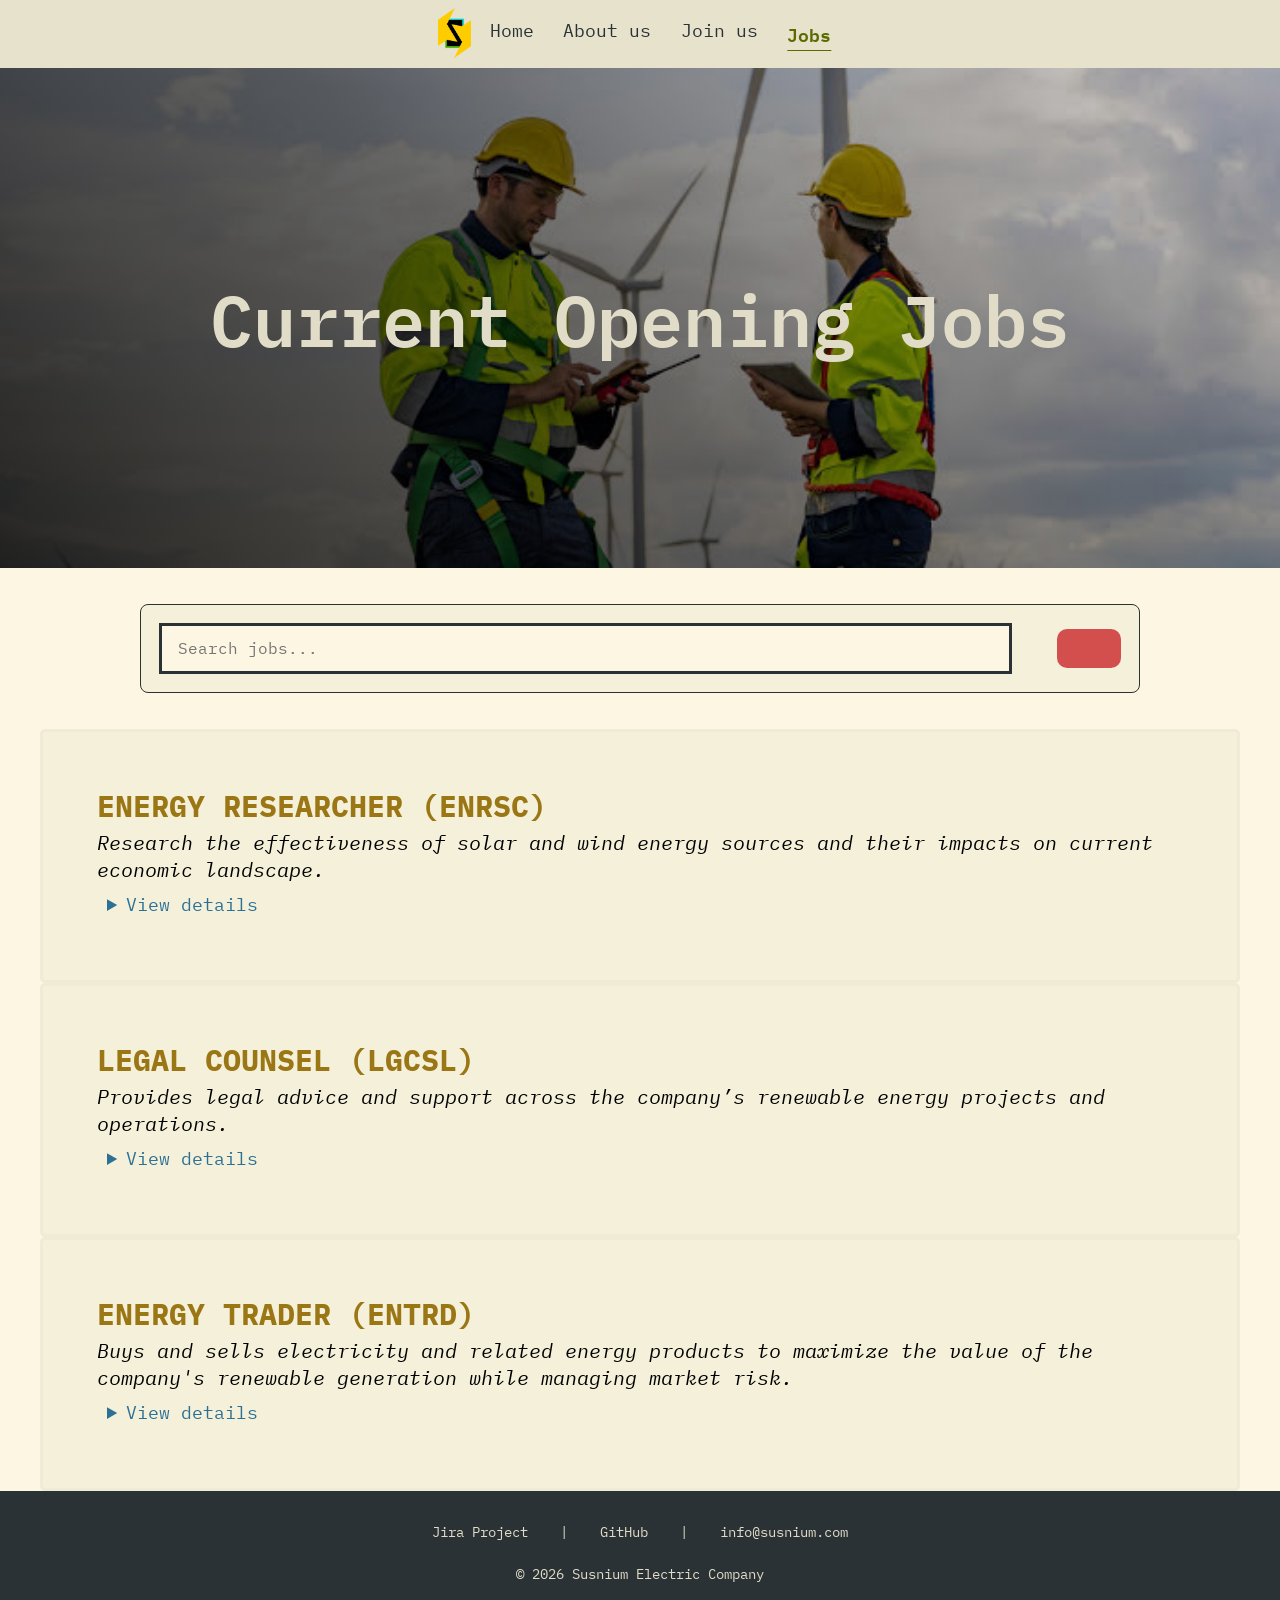
<file: jobs.html>
<!DOCTYPE html>
<html lang="en">
  <head>
    <meta charset="UTF-8">
    <meta name="viewport" content="width=device-width, initial-scale=1">
    <title>Jobs Opening | Susnium Clean Energy (Group G03)</title>
    <link rel="icon" type="image/svg+xml" href="images/favicon.svg">
    <link href="css/styles.css" rel="stylesheet">
    <link href="css/jobs.css" rel="stylesheet">
  </head>
  <body id="top">
    <header>    
      <nav>
        <a class="logo-lnk" href="index.html">
          <img class="logo" src="images/logo_1.png" alt="Company Logo">
        </a>
        <a href="index.html">Home</a>
        <a href="about.html">About us</a>
        <a href="apply.html">Join us</a>
        <a href="jobs.html" aria-current="page">Jobs</a>
      </nav>
    </header>

    <main>
      <!-- H1 -->
      <div class = "bg-overlay">
        <!-- 1 Inline CSS-->
        <section style="
          width: 100%;
          padding: clamp(3rem, 10vw, 8rem) 2rem;">
          <h1 >Current Opening Jobs</h1>
        </section>
      </div>
        <!-- Search bar -->
      <form 
        class="revealTriggerSlideInY" 
        method="GET" action="search.html" 
        target="_blank" style="transform: translateY(200em);"
        >  
        <div class="form-inner-ctn">
          <label for="main-search" class="form-label">
            Search jobs
          </label>
          <input 
              type="search" 
              placeholder="Search jobs..." 
              id="main-search" 
              required
          />  
            <button type="submit" class="styled-submit" aria-label="search">
              <i class="tile nf nf-seti-search" aria-hidden="true"></i>
            </button>
        </div>
      </form>

      <!-- Jobs -->
      <section class="job-info-ctn revealTriggerSlideInY" style="transform: translateY(100em);"> 
        
        <!-- 1 Embedded CSS-->
        <style>
          .job-info:has(details[open]) { 
          border-color: var(--ef-green);
          margin-bottom: 1em;
        }
        </style>

        <!-- Job 1 -->
        <section aria-labelledby="info1" class="job-info">
          <h2 id="info1">ENERGY RESEARCHER (ENRSC)</h2>
          <p class="job-desc">Research the effectiveness of solar and wind energy sources and their impacts on current economic landscape.</p>
          <details>
            <summary>View details</summary>
            <aside>
            The job is included with health insurance, paid time off, retirement plan and multiple opportunities for growing and developing career.
            </aside>
            <h3>Salary:</h3>
              <ul>
                <li>$100,000 / year</li>
              </ul>
            <h3>Reporting line:</h3>
              <ul>
                <li>Director of Research & Development</li>
              </ul>
            <h3>Responsibilities:</h3>
            <ul>
              <li>Conduct research on renewable energy technologies, strategies, and policies.</li>
              <li>Collaborate with other researchers, engineers, and technicians on research projects.</li>
              <li>Analyze data and present research findings in a clear and concise manner.</li>
              <li>Stay up-to-date with the latest advancements in renewable energy.</li>
              <li>Write research papers, reports, and other publications.</li>
            </ul>
            <h3>Requirements:</h3>
            <ol type="1">
              <li>Master's degree in Energy, Physics, Engineering or a similar field</li>
              <li>Good experience in energy technologies and policies</li>
              <li>Able to catch-up with trending technologies</li>
              <li>Build models and simulations of energy yield, system performance and lifecycle cost</li>
              <li>Can use data software, tools and understand the usage of AI in workflow.</li>
              <li>Proficient in English, both written and spoken</li>
            </ol>
            <br>
            <a href="apply.html" class="apply-link">APPLY FOR THIS POSITION</a>
          </details>
        </section>

        <!-- Job 2 -->
        <section aria-labelledby="info2" class="job-info">
          <h2 id="info2">LEGAL COUNSEL (LGCSL)</h2>
          <p class="job-desc">Provides legal advice and support across the company’s renewable energy projects and operations.</p>
          <details>
          <summary>View details</summary>
          <aside>
            The job is included with health insurance, paid time off, retirement plan and multiple oppoturnities for growing and developing career.
          </aside>
          <h3>Salary:</h3>
            <ul>
              <li>$80,000 / year</li>
            </ul>
          <h3>Reporting line:</h3>
            <ul>
              <li>Chief Operating Officer (COO)</li>
            </ul>
          <h3>Responsibilities:</h3>
            <ul>
              <li>Advise on land acquisition, leases, easements and grid connection agreements.</li>
              <li>Monitor changes in energy law, subsidies, tax incentives and renewable energy policy, and advise on their impact.</li>
              <li>Manage disputes, claims and insurance matters, and coordinate outside lawyers.</li>
              <li>Ensure compliance with corporate governance, anti-corruption, data protection and health and safety rules.</li>
              <li>Train internal teams on legal risks and contract management.</li>
            </ul>
          <h3>Requirements:</h3>
            <ol type="1">
              <li>Law degree and admission to the bar or a recognized professional qualification in the relevant jurisdiction.</li>
              <li>3-5 years of experience in commercial, energy, infrastructure or project finance law.</li>
              <li>Experience drafting and negotiating complex commercial contracts.</li>
              <li>Strong analytical, negotiation and communication skills, including explaining legal issues to non-lawyers.</li>
              <li>Proficient in at least English and French, both written and spoken.</li>
            </ol>
            <br>
            <a href="apply.html" class="apply-link">APPLY FOR THIS POSITION</a>
          </details>
        </section>

        <!-- Job 3 -->
        <section aria-labelledby="info3" class="job-info">
          <h2 id="info3">ENERGY TRADER (ENTRD)</h2>
          <p class="job-desc">Buys and sells electricity and related energy products to maximize the value of the company's renewable generation while managing market risk.</p>
          <details>
          <summary>View details</summary>
          <aside>
            The job is included with health insurance, paid time off, retirement plan and multiple oppoturnities for growing and developing career.
          </aside>
          <h3>Salary:</h3>
            <ul>
              <li>$90,000 / year</li>
            </ul>
          <h3>Reporting line:</h3>
            <ul>
              <li>Chief Operating Officer (COO)</li>
            </ul>
          <h3>Responsibilities:</h3>
            <ul>
              <li>Trade power on day-ahead, intraday and forward markets to sell the company's renewable output at the best available price.</li>
              <li>Forecast generation, demand and prices, and adjust trading positions as weather and market conditions change.</li>
              <li>Monitor and manage market, credit and volume risk within approved trading limits.</li>
              <li>Trade renewable energy certificates, guarantees of origin and carbon credits where applicable.</li>
              <li>Work with asset managers, operations and project teams on plant availability and balancing needs.</li>
              <li>Report on trading performance, positions and market trends to management.</li>
            </ul>
          <h3>Requirements:</h3>
            <ol type="1">
              <li>Bachelor's degree in finance, economics, engineering, mathematics or a related field.</li>
              <li>2-4 years of experience in energy trading, power markets or commodity trading.</li>
              <li>Solid understanding of electricity markets, balancing mechanisms and price drivers.</li>
              <li>Strong analytical and quantitative skills, with proficiency in Excel and Python or similar tools.</li>
              <li>Ability to make fast decisions under pressure and communicate clearly with technical and commercial teams.</li>
              <li>Proficient in English, both written and spoken.</li>
            </ol>
            <br>
            <a href="apply.html" class="apply-link">APPLY FOR THIS POSITION</a>
          </details>
        </section>

      </section>

    </main>
    
    <!-- To top button -->
    <a href="#top" class="to-top-button styled-submit">↑</a>

    <!-- The page's footer-->

    <footer>
      <a href="https://student-team-axpqzj74.atlassian.net/jira/software/projects/AWPP1G/boards/3?filter=&groupBy=none&atlOrigin=eyJpIjoiYjA0ZmYyMjYyY2RlNGM4ZmJhZjhlZjhlYjU2NjVkNWEiLCJwIjoiaiJ9">Jira Project</a> |
      <a href="https://github.com/terminalgoat232/group-assignment">GitHub</a> |
      <a href="mailto:info@susnium.com">info@susnium.com</a>
      <p> &copy 2026 Susnium Electric Company </p>
    </footer>
  </body>

</html>
</file>
<file: css/styles.css>
@import url('https://fonts.googleapis.com/css2?family=IBM+Plex+Mono:ital,wght@0,400;0,600;1,400;1,600&display=swap');
@import "colorscheme.css";
@import "https://www.nerdfonts.com/assets/css/webfont.css";

* {
  margin: 0;
  padding: 0;
  box-sizing: border-box;
  font-family:"IBM Plex Mono", monospace;
}

html {
  font-size: 1rem;
  scroll-behavior: smooth;
}

h1 {
  color: var(--ef-red);
}

h2 {
  color: var(--ef-yellow);
}

body {
  font-size: 1.125rem; 
  background-color: var(--ef-bg0);
  display: grid;
  grid-template-rows:auto 1fr auto;
  min-height:100vh;
}

main {
  overflow: clip;
}

::focus-visible {
  outline: 3px solid var(--ef-green);
  outline-offset: 3px;
}

::selection {
  background-color: var(--ef-purple-light);
  color: var(--ef-bg0);
}

.logo {
  height: 50px;
  width: auto;
  display: block;
}

nav {
  padding: 0.5rem 1rem;
  text-align: center;
  display: flex;
  flex-wrap: wrap;
  justify-content: center;
  gap: 0.5rem;
  background-color: var(--ef-bg3);
}

nav a:not(.logo-lnk) {
  padding: 0.6em;
  color: var(--ef-bg-black);
  text-decoration: underline;
  text-underline-offset: 0.5rem;
  text-decoration-color: transparent;
  transition: 
    text-decoration-color 0.5s ease, 
    color 0.2s ease,
    background-color 0.5s ease;
  font-size:1em; 
}

nav a:not(.logo-lnk):hover {
  border-radius: 5px;
  background-color: var(--ef-bg2);
  color: var(--ef-green);
  text-decoration-color: var(--ef-green);
}

nav a[aria-current="page"] {
  color: var(--ef-fg-nav);
  text-decoration-color: var(--ef-fg-nav); 
  font-weight: 520;
}

/* --- hero ---*/

.bg-overlay {
  background-image:
    linear-gradient(
      45deg,
      rgba(0, 0, 0, 0.85) 0%,
      rgba(0, 0, 0, 0.60) 45%,
      rgba(0, 0, 0, 0.15) 100%
    ), url('../images/hero_bg_overlay.jpeg');
  background-size: cover;
  background-position: bottom;
  min-height: 500px; 
  align-items: center;
  display: flex;
  transform: translateY(100em);
  animation: slideInY 1s cubic-bezier(0.24, 0.76, 0, 1) forwards;
}

.hero-ctn {
  padding: clamp(3rem, 10vw, 8rem) 2rem; 
}
.hero-company {
  font-size: 3.75rem;
  color: var(--ef-bg5);
  transform: translateX(100em);
  animation: slideInX 1s cubic-bezier(0.24, 0.76, 0, 1) forwards;
}
.hero-title {
  font-size: clamp(2rem, 7vw, 4.5rem);
  font-weight: 600;
  color: var(--ef-bg4);
  transform: translateX(100em);
  animation: slideInX 1.3s cubic-bezier(0.24, 0.76, 0, 1) forwards;

}

.hero-highlight {
  all: inherit; 
  background-color:var(--ef-green); 
  display: inline-block;
  width: fit-content;
  padding: 0.1em 0.2em;
  border-radius: 10px;
  font-style:italic;
}
/*.hero_title:hover {
  letter-spacing: 0.5rem;
  transition: letter-spacing 0.3s ease;
}*/

.content-ctn {
  justify-content: center;
  font-size: 1.5em;
  display: flex;
  flex-wrap: wrap;
  max-width: 1700px;
  margin: 3em auto;
  row-gap: 2rem;
  timeline-trigger: --desc view() entry 70% cover;
  trigger-scope: --desc;
}

.desc-ctn {
  background-color: var(--ef-bg1);
  max-width:705px;
  padding: 1em 1em;
  line-height: 1.6em;
  border-radius: 10px;
  border: 2px solid var(--ef-bg2);
  transform: translateX(-100em);
 }

.desc-ctn > h1 {
  line-height: 1.5em;
}

.energ-type-ctn {
  margin: 2rem 3em;
  display: grid;
  grid-template-columns: repeat(2, 1fr);
  gap: 1.5em;
  list-style: none;
  align-self: center;

  transform: translateX(100em);
}

.tile {
  aspect-ratio: 1;
  display: flex;
  flex-direction: column;
  justify-content: center;
  place-items: center;
  width: 100%;
  align-items: center;
  gap: 0.5rem;
  color: var(--ef-bg-black);
}

/* --- Image and image carousel --- */
/* --- Thanks to Mozilla Developer for the carousel tutorial ---*/

#crs-title {
  display: flex;
  justify-content: center;
  background-color: var(--ef-bg1);
  anchor-name: --crs-title-anchor;
  color: var(--ef-green);
  border: 2px solid var(--ef-bg2);
  border-radius: 5px;
  margin-top: 1em;
  padding: 0.9rem 1em;
  transform: translateY(100em);
}

.revealTriggerSlideInY {
  timeline-trigger: --self view() entry 50% cover;
  trigger-scope: --self;
  animation:
    slideInY 1s cubic-bezier(0.24, 0.76, 0, 1) both,
    fadeIn 2s ease-out both;
  animation-trigger:
      --self play-once,
      --self play-once;

}

.revealTriggerSlideInX {
  timeline-trigger: --self view() entry 50% cover;
  trigger-scope: --self;
  animation:
    slideInX 1s cubic-bezier(0.24, 0.76, 0, 1) both,
    fadeIn 2s ease-out both;
  animation-trigger:
      --self play-once,
      --self play-once;

}
.content-ctn figure {
  flex: 0 1 80rem;        
  max-width: 100%;
  margin-inline: auto;    
  margin-bottom: 2em;
}

figure img {
  display: block;
  width:  85%;
  height: auto;
  max-height: 720px;
  margin-inline: auto;
  border-radius: 30px;
}

figcaption {
  color: var(--ef-fg);
  margin-top: 0.5em;
  text-align: center;
  font-size: 0.7em;
  font-style: italic;
}

.img-carousel{
  display: flex;
  overflow-x: scroll;
  scroll-behavior: smooth;
  scroll-snap-type: x mandatory;
  scrollbar-width: none;
  transform: translateY(100em);
}

.img-carousel li {
  list-style-type: none;
  scroll-snap-align: center;
  flex: 0 0 100%;
}

.img-carousel::scroll-button(left){
  right: calc(anchor(left) + 0.5em);
  bottom: calc(anchor(top) - 2em);
  box-shadow: 8px -8px 0 0 var(--ef-bg-black);

  content: "◄";
}

.img-carousel::scroll-button(right){
  left: calc(anchor(right) + 0.5em);
  bottom: calc(anchor(top) - 2em);
  box-shadow: -8px -8px 0 0 var(--ef-bg-black); 
  content: "►";
}

.img-carousel::scroll-button(*) {
  border: none;
  position: absolute;
  padding: 0.3em;
  color: var(--ef-bg1);
  background-color: var(--ef-green);
  border-radius: 5px;
  position-anchor: --crs-title-anchor;
  font-size: 2em;
  transition: 
    transform 0.1s ease,
    background-color 0.3s ease;

}

.img-carousel::scroll-button(*):active {
 box-shadow: none;
 transition: 
    transform 0.1s ease, 
} 
.img-carousel::scroll-button(*):disabled {
  background-color: var(--ef-fg);
}
.img-carousel::scroll-button(*):disabled:hover {
  background-color: var(--ef-fg-dim);
}
.img-carousel::scroll-button(*):hover { 
 background-color: var(--ef-green-light);
 transition: 
    background-color 0.3s ease;
} 

.img-carousel::scroll-button(left):active {
 transform: translate(8px, -8px);
} 

.img-carousel::scroll-button(right):active {
 transform: translate(-8px, -8px);
} 


/* --- table --- */
.table-title {
  background-color: var(--ef-red-light);
  color: var(--ef-bg0);
  width: 100%;
  text-align: center;
  padding: 0.6em 0em;
}

.catalog-table {
  display: table;
  border-collapse: collapse;
  padding: 0.5em;
  transform: translateY(200em);

}

caption h2 {
  border: solid var(--ef-bg-black);
  border-width: 5px 5px 0px 5px;
  border-radius: 15px 15px 0 0;
}

td, th{
  padding: 0.5em 0.75em;
  border: 5px solid var(--ef-bg-black);
}

thead {
  color: var(--ef-bg0);
  background-color: var(--ef-blue-light);
}

tbody th {
  color: var(--ef-bg-black);
  background-color: var(--ef-bg5);
}

tbody td {
  color: var(--ef-fg);
  background-color: var(--ef-bg1);
}

.span-all {
  font-style: italic;
  color: var(--ef-bg0);
  background-color: #6b665a;
}

/* --- Footer --- */ 
footer {
  padding: 2rem;
  text-align:center;
  background-color: var(--ef-bg-black);
  color: var(--ef-bg4);
  font-size: 0.875rem;
}

footer a {
  padding: 1.5rem;
  color: inherit;
  font-size: inherit;
  text-decoration: none;
}

footer p {
  color: inherit;
  padding-top: 1.5rem;
}

/* --- Seach form ---*/
.catalog-form {
  margin-top: 2em;
  transform: translateY(300em);
}
.catalog-form h1 {
  border-radius: 8px 8px 0 0;
  color: var(--ef-bg0);
  display: block;
  padding: 1em;
  background-color: var(--ef-blue-light);
}

.catalog-form label {
  color: var(--ef-fg);
  margin-bottom: 0.5em;
  display: block;
}

.form-inner-ctn {
  border-radius: 0 0 8px 8px;
  border: 1px solid var(--ef-bg-black);
  padding: 1em;
  background-color: var(--ef-bg1);
}

#main-search {
  margin-bottom: 1.5em;
  color: var(--ef-fg);
  background-color: var(--ef-bg0);
  border: 3px solid var(--ef-bg-black);
  width: 85%;
  font-family: inherit;
  font-size: 1rem;
  padding: 1em 2em;

}

/* --- custom stylized button --- */

.styled-submit{
  border: none;
  margin-left: 1em;
  border-radius: 10px;
  display: inline-block;
  background-color: var(--ef-red); 
  font-family: inherit;
  font-size: 2rem;
  padding: 0.6em 1em;
  box-shadow: 0 var(--ef-bg-black);
  transition: 
    transform 0.3s ease-in-out,
    box-shadow 0.3s ease-in-out,
    background-color 0.3s ease-in-out;
}

.styled-submit:hover {
  background-color: var(--ef-red-light);
  transform: translateY(-5px);
  box-shadow: 4px 4px 0px 0px var(--ef-bg-black);
  transition: 
    transform 0.2s ease-in-out,
    box-shadow 0.3s ease-in-out,
    background-color 0.3s ease-in-out;
}

.styled-submit:active {
  transform: translateY(5px);
  box-shadow: none;
  transition: 
    transform 0.1s ease,
    box-shadow 0.1s ease;
}

.styled-submit > .nf{
  color: var(--ef-bg0);
}

/* --- Grabbing from jobs.html 
       inline css for the ease of use --- */
/* --- Could be more beautiful if combined with styled-submit ---*/
.to-top-button {
  scroll-behavior: smooth;
  display: flex;
  align-items: center;
  justify-content: center;
  padding: 1em !important;
  position: fixed;
  right: 1.5rem;
  bottom: 3rem;
  width: 2.25rem;
  height: 2.25rem;
  font-size: 2rem;
  background-color: #d34f4d; /* So you guys won't override this by changing --ef-red variable :P*/
  color: var(--ef-bg0);
  border-radius: 30px;
  text-decoration: none;
}


/* --- Animation keyframes ---*/
@supports (animation-timeline: scroll()) {
  .to-top-button{
    transform: translateY(100em);
    animation: slideInY ease-in-out both;
    animation-timeline: scroll(root);
    animation-range: 800px 1200px;     }
}

@keyframes slideInX {
  to {
    transform: translateX(0em); 
  }
}

@keyframes slideInY {
  to {
    transform: translateY(0em);
  }
}

@keyframes fadeIn {
  from {opacity: 0;}
  to {opacity: 1;}
}

/* --- Proper scaling on different devices ---*/
@media (max-width: 1000px) {
    body {
        display: grid;
    }

    #left-window, 
    #right-window {
        display: none; 
    }
}

@media (max-width: 680px) {
  html {
    font-size: 10px;
  }
  nav {
    gap: 0;
    padding: 0.25rem 0.5rem;
  }

  nav a:not(.logo-lnk) {
    padding-top: 1em;
  }
  
  .content-ctn {
    font-size: 1em;   
    padding: 1.5rem 1rem;
    row-gap: 1.5rem;
  }

  .desc-ctn {
    padding: 1rem;
  }

  .energ-type-ctn {
    width: 100%;
    margin: 0;
    grid-template-columns: repeat(4, 1fr);
    gap: 0.5rem;
  }

  .energ-type-ctn .tile {
    font-size: 3rem;
    padding: 0;
    border-radius: 14px;
  }

  .content-ctn figure {
    padding: 0;
  }

  figure img {
    border-radius: 20px;
    max-height: 175px;
  }

  #main-search {
    width: 70%;
  }
}

@media (prefers-reduced-motion: reduce) {
  .desc-ctn, 
  .energ-type-ctn,
  .table,
  .form { animation: none; }
}
</file>
<file: css/about.css>
@import "colorscheme.css";

/* --- High-Contrast Token Overrides for WAVE WCAG AA/AAA Compliance --- */
:root {
  --ef-bg-black: #1e2326;
  --ef-bg: #1e2326;
  --ef-fg: #2d383c;
  --ef-fg-dim: #3d4b47;
  --ef-red: #8c1d1b;
  --ef-orange: #753706;
  --ef-yellow: #5c4300;
  --ef-green: #364904;
  --ef-cyan: #124e39;
  --ef-blue: #154663;
  --ef-purple: #6e2558;
}

/* --- Hero Banner Overlay & H1 --- */
.bg-overlay {
  background-color: #1e2326;
  background-image:
    linear-gradient(
      45deg,
      rgba(0, 0, 0, 0.85) 0%,
      rgba(0, 0, 0, 0.60) 45%,
      rgba(0, 0, 0, 0.15) 100%
    ), url('../images/team-work.jpeg');
}

.bg-overlay h1 {
  text-align: center;
  font-size: clamp(2rem, 7vw, 4.5rem);
  font-weight: 600;
  color: var(--ef-bg4);
}

/* --- Page Shell & Responsive Grid Layout --- */
.page-shell {
  width: min(85rem, 100%);
  margin-inline: auto;
  padding: clamp(2rem, 4vw, 3.25rem) clamp(1rem, 4vw, 2.5rem);
  font-size: 1.25rem;
  line-height: 1.65;
  color: var(--ef-fg);
  transform: translateY(200em);
  animation:
    slideInY 1s cubic-bezier(0.24, 0.76, 0, 1) both,
    fadeIn 2s ease-out both;
}

.page-shell .sv-label {
  background-color: #dfa000;
  color: #1e2326;
  border-radius: 8px;
  padding: 0.55em 0.85em;
  margin-block: 0 1.25rem;
}

.about-overview-grid {
  display: grid;
  grid-template-columns: 1fr 1.18fr;
  gap: 2rem;
  margin-block-end: 3rem;
}

.about-section {
  margin-block-end: 3rem;
}

.section-bar {
  display: flex;
  flex-wrap: wrap;
  justify-content: space-between;
  align-items: center;
  gap: 0.75rem;
  background-color: var(--ef-bg3);
  border: 2px solid var(--ef-bg4);
  border-radius: 8px;
  padding: 0.75rem 1.2rem;
  margin-block-end: 1.25rem;
}

.section-bar h2 {
  margin: 0;
  color: var(--ef-bg-black);
  font-size: 1.5rem;
}

.section-bar-tag {
  font-size: 1.125rem;
  font-weight: 600;
  color: var(--ef-green);
  background-color: var(--ef-bg0);
  padding: 0.2rem 0.65rem;
  border-radius: 4px;
  border: 1px solid var(--ef-bg4);
  font-variant-numeric: tabular-nums;
}

/* --- Group Nested List & Styled Student IDs --- */
.group-nested-list {
  list-style-type: square;
  background-color: var(--ef-bg1);
  border: 2px solid var(--ef-bg3);
  border-radius: 10px;
  padding: 1.35rem 1.35rem 1.35rem 2.25rem;
}

.group-nested-list>li {
  margin-block-end: 1.15rem;
  color: var(--ef-red);
  font-weight: 600;
  font-size: 1.375rem;
}

.group-nested-list>li:last-child {
  margin-block-end: 0;
}

.group-nested-list ul {
  list-style-type: disc;
  margin-block-start: 0.45rem;
  padding-inline-start: 1.5rem;
  font-weight: 400;
  font-size: 1.125rem;
  color: var(--ef-bg-black);
}

.group-nested-list ul li {
  margin-block-end: 0.4rem;
}

.group-nested-list ul ul {
  list-style-type: circle;
  margin-block-start: 0.25rem;
  font-size: 1.125rem;
  color: var(--ef-fg);
}

.code-badge {
  display: inline-block;
  font-size: 1.125rem;
  font-weight: 600;
  padding: 0.12rem 0.55rem;
  border-radius: 4px;
  background-color: #e6e2cc;
  color: #1e2326;
  border: 1px solid #364904;
  font-variant-numeric: tabular-nums;
}

/* --- Bordered Group Photo Figure & Caption --- */
.group-photo-figure {
  background-color: var(--ef-bg1);
  border: 3px solid #1e2326;
  border-radius: 10px;
  padding: 1rem;
  display: flex;
  flex-direction: column;
  justify-content: space-between;
}

.group-photo-figure img {
  width: 100%;
  max-height: none;
  border-radius: 8px;
  aspect-ratio: 16 / 9.5;
  object-fit: cover;
  border: 2px solid var(--ef-bg4);
}

.group-photo-figure figcaption {
  font-style: normal;
  font-size: 1.125rem;
  color: var(--ef-bg-black);
  margin-block-start: 0.85rem;
  padding: 0.5rem;
  line-height: 1.5;
  text-align: left;
}

.photo-meta-pill {
  display: inline-block;
  font-size: 1.125rem;
  font-weight: 600;
  padding: 0.12rem 0.55rem;
  border-radius: 4px;
  background-color: var(--ef-bg2);
  color: var(--ef-green);
  border: 1px solid var(--ef-green);
  margin-inline-end: 0.4rem;
  font-variant-numeric: tabular-nums;
}

/* --- Member Contributions & Multilingual Quotes (Definition List) --- */
.contributions-dl {
  display: grid;
  background-color: var(--ef-bg1);
  border: 2px solid var(--ef-bg3);
  border-radius: 10px;
  padding-inline: 1.5rem;
}

.contributions-dl dt {
  padding-block: 1.5rem 0.5rem;
  font-size: 1.375rem;
  font-weight: 600;
  color: var(--ef-bg-black);
  display: flex;
  flex-wrap: wrap;
  align-items: center;
  gap: 0.65rem;
}

.member-role-tag {
  font-size: 1.125rem;
  font-weight: 600;
  color: var(--ef-cyan);
  background-color: var(--ef-bg0);
  border: 1px solid var(--ef-bg4);
  padding: 0.15rem 0.55rem;
  border-radius: 4px;
}

.contributions-dl dd {
  color: var(--ef-fg);
  font-size: 1.125rem;
}

.dd-contribution {
  padding-block-end: 0.85rem;
  max-width: 72ch;
}

.dd-quote {
  padding-block-end: 1.5rem;
  border-bottom: 1px dashed var(--ef-bg5);
}

.contributions-dl dd.dd-quote:last-of-type {
  border-bottom: none;
}

.quote-box {
  background-color: var(--ef-bg0);
  border: 1px solid var(--ef-bg4);
  border-radius: 6px;
  padding: 0.9rem 1.15rem;
  max-width: 70ch;
}

.quote-native {
  font-style: italic;
  color: var(--ef-bg-black);
  font-weight: 600;
  font-size: 1.125rem;
  margin-block-end: 0.3rem;
}

.quote-translation {
  font-size: 1.125rem;
  color: var(--ef-fg-dim);
}

.quote-lang-tag {
  display: inline-block;
  font-size: 1.125rem;
  font-style: normal;
  font-weight: 600;
  text-transform: uppercase;
  letter-spacing: 0.04em;
  color: var(--ef-orange);
  background-color: var(--ef-bg2);
  padding: 0.08rem 0.45rem;
  border-radius: 4px;
  margin-inline-end: 0.45rem;
}

/* --- Acknowledgement of Country & Community Section --- */
.acknowledgement-card {
  background-color: var(--ef-bg1);
  border: 2px solid var(--ef-bg3);
  border-radius: 10px;
  padding: 1.5rem;
  display: grid;
  gap: 1.25rem;
}

.acknowledgement-lead {
  font-size: 1.25rem;
  color: var(--ef-bg-black);
  max-width: 74ch;
  line-height: 1.65;
}

.acknowledgement-columns {
  display: grid;
  grid-template-columns: repeat(auto-fit, minmax(280px, 1fr));
  gap: 1rem;
}

.acknowledgement-columns .quote-box {
  max-width: none;
  display: grid;
  align-content: start;
  gap: 0.45rem;
  font-size: 1.125rem;
}

.acknowledgement-columns a {
  color: var(--ef-green);
  font-weight: 600;
  text-decoration: underline;
  text-underline-offset: 0.18em;
}

/* --- Fun Facts Table (Hex Colours & Hover Effects) --- */
.table-wrapper {
  overflow-x: auto;
  max-inline-size: 100%;
  container-type: inline-size;
  border: 2px solid #e6e2cc;
  border-radius: 10px;
  background-color: #f4f0d9;
  padding: 0.75rem;
}

.fun-facts-table {
  width: 100%;
  border-collapse: collapse;
  font-size: 1.125rem;
  text-align: left;
  font-variant-numeric: tabular-nums;
  background-color: #f4f0d9;
  color: #1e2326;
}

.fun-facts-table caption {
  background-color: #dfa000;
  color: #1e2326;
  font-weight: 600;
  font-size: 1.5rem;
  padding: 0.75rem 1.25rem;
  text-align: left;
  border-bottom: 2px solid #1e2326;
  border-radius: 6px 6px 0 0;
}

.fun-facts-table th,
.fun-facts-table td {
  padding: 0.85rem 1rem;
  border: none;
  border-bottom: 1px solid #e0dcc7;
  vertical-align: top;
  transition: background-color 0.2s ease, color 0.2s ease;
}

.fun-facts-table thead th {
  position: sticky;
  inset-block-start: 0;
  z-index: 1;
  background-color: #e6e2cc;
  color: #1e2326;
  font-weight: 600;
  font-size: 1.125rem;
  text-transform: uppercase;
  letter-spacing: 0.03em;
  border-bottom: 2px solid #bdc3af;
}

.fun-facts-table tbody th[scope="row"] {
  color: #1e2326;
  font-weight: 600;
  background-color: #efebd4;
  white-space: nowrap;
}

.fun-facts-table tbody td {
  background-color: #f4f0d9;
  color: #2d383c;
}

.fun-facts-table tbody tr:hover td,
.fun-facts-table tbody tr:hover th[scope="row"] {
  background-color: #fdf6e3;
  color: #1e2326;
}

/* --- Responsive Container & Viewport Breakpoints --- */
@container (max-width: 680px) {
  .fun-facts-table {
    --label-2: "Student ID";
    --label-3: "Hometown";
    --label-4: "Dream Job";
    --label-5: "Coding Snack";
    --label-6: "Fun Fact / Hobby";
  }

  .fun-facts-table thead {
    position: absolute;
    width: 1px;
    height: 1px;
    overflow: hidden;
    clip-path: inset(50%);
    white-space: nowrap;
  }

  .fun-facts-table,
  .fun-facts-table caption,
  .fun-facts-table tbody,
  .fun-facts-table tr,
  .fun-facts-table th,
  .fun-facts-table td {
    display: block;
    width: 100%;
  }

  .fun-facts-table tbody tr {
    border-bottom: 3px solid #e0dcc7;
    padding-block: 0.5rem;
    background-color: #fdf6e3;
  }

  .fun-facts-table tbody th[scope="row"] {
    background-color: #e6e2cc;
    padding: 0.6rem 1rem;
    font-size: 1.25rem;
  }

  .fun-facts-table td {
    padding: 0.65rem 1rem;
    border-bottom: 1px solid #efebd4;
  }

  .fun-facts-table td:nth-child(2)::before {
    content: var(--label-2) ": ";
    font-weight: 600;
    color: #1e2326;
  }

  .fun-facts-table td:nth-child(3)::before {
    content: var(--label-3) ": ";
    font-weight: 600;
    color: #1e2326;
  }

  .fun-facts-table td:nth-child(4)::before {
    content: var(--label-4) ": ";
    font-weight: 600;
    color: #1e2326;
  }

  .fun-facts-table td:nth-child(5)::before {
    content: var(--label-5) ": ";
    font-weight: 600;
    color: #1e2326;
  }

  .fun-facts-table td:nth-child(6)::before {
    content: var(--label-6) ": ";
    font-weight: 600;
    color: #1e2326;
  }
}

@media (max-width: 960px) {
  .about-overview-grid {
    grid-template-columns: 1fr;
  }
}
</file>
<file: css/apply.css>
@import url("colorscheme.css");


main {
    max-width: 1000px;
    margin: 40px auto;
    padding: 30px;
    border-radius: 10px;
}

.bg-overlay {
    background-image:
        linear-gradient(
        45deg,
        rgba(0, 0, 0, 0.85) 0%,
        rgba(0, 0, 0, 0.60) 45%,
        rgba(0, 0, 0, 0.15) 100%
        ), url('../images/job-application.jpeg');
}

form {
    display: flex;
    flex-direction: column;
    gap: 16px;
}

.form-group, form > div {
    display: flex;
    flex-direction: column;
    gap: 6px;
}

label {
    font-weight: 600;
}

input[type="text"],
input[type="email"],
input[type="tel"],
input[type="date"],
select,
textarea {
    width: 100%;
    padding: 10px 12px;
    border-radius: 6px;
    font-size: 1rem;
    box-sizing: border-box;
}

fieldset {
    border-radius: 8px;
    padding: 15px 20px;
    display: flex;
    flex-wrap: wrap;
    gap: 15px;
}

legend {
    font-weight: bold;
    padding: 0 8px;
}

fieldset label {
    font-weight: normal;
    cursor: pointer;
    display: flex;
    align-items: center;
    gap: 6px;
}

.button-group {
    display: flex;
    gap: 15px;
    margin-top: 10px;
}

input[type="submit"],
input[type="reset"] {
    flex: 1;
    padding: 12px;
    border-radius: 6px;
    font-size: 1rem;
    font-weight: bold;
    cursor: pointer;
}
.error-msg {
    display: none;
    font-size: 0.875rem;
    color: var(--ef-red);
}

input:user-invalid,
select:user-invalid,
textarea:user-invalid {
    border-color: var(--ef-red);
    background-color: color-mix(in srgb, var(--ef-red) 8%, white);
}

input:user-invalid + .error-msg,
select:user-invalid + .error-msg {
    display: block;
}

input:user-valid,
select:user-valid {
    border-color: var(--ef-green);
}

footer {
    text-align: center;
    padding: 15px;
}
</file>
<file: css/colorscheme.css>
/* =============================================================
   Everforest Light - CSS Color Scheme
   Author: sainnhe (https://github.com/sainnhe/everforest)
   Modified by: Quoc Bao
   Variant: Light / Medium
   ============================================================= */
 
:root {
 
  /* --- Backgrounds --- */
  --ef-bg0:        #fdf6e3;
  --ef-bg1:        #f4f0d9;
  --ef-bg2:        #efebd4;  
  --ef-bg3:        #e6e2cc;   
  --ef-bg4:        #e0dcc7;   
  --ef-bg5:        #bdc3af; 
  --ef-bg-black:   #2b3236;
 
  /* --- Foregrounds --- */
  --ef-fg-nav: #5c6b00;
  --ef-fg:         #5c6a72;
  --ef-fg-dim:     #829181;
  --ef-comment:    #a6b0a0;
 
  /* --- Accent colors (Light) --- */
  --ef-red-light:        #f85552;  
  --ef-orange-light:     #f57d26;
  --ef-yellow-light:     #dfa000;
  --ef-green-light:      #8da101;
  --ef-cyan-light:       #35a77c;
  --ef-blue-light:       #3a94c5;  
  --ef-purple-light:     #df69ba;

  /* --- Accent colors ---*/
  --ef-red:        #d34f4d;
  --ef-orange:     #b8662b;
  --ef-yellow:     #9b7615;
  --ef-green:      #73830f;
  --ef-cyan:       #338a6b;
  --ef-blue:       #2c7095;
  --ef-purple:     #b65c9c;
}
</file>
<file: css/jobs.css>
@import "colorscheme.css";

h1 {
    text-align: center;
    font-size: clamp(2rem, 7vw, 4.5rem);
    font-weight: 600;
    color: var(--ef-bg4);
}
.bg-overlay {
    background-image:
        linear-gradient(
        45deg,
        rgba(0, 0, 0, 0.85) 0%,
        rgba(0, 0, 0, 0.60) 45%,
        rgba(0, 0, 0, 0.15) 100%
        ), url('../images/jobs.jpeg');
}

/* Search bar */
form {
    width: 100%;
    max-width: 1000px;
    margin: 2em auto;
    padding-bottom: 0;
}

.form-inner-ctn {
    display: flex;
    flex-wrap: nowrap;
    align-items: center;
    gap: 0.75em;
    border-radius: 8px;
    border: 1px solid var(--ef-bg-black);
    padding: 1em;
    background-color: var(--ef-bg1);
}

#main-search {
    flex: 1 1 auto;
    min-width: 0;
    width: auto;
    margin-bottom: 0;
    padding: 0.8em 1em;
}

/* .styled-submit { */
/*     flex: 0 0 auto; */
/*     margin-left: 0; */
/*     font-size: 1.25rem; */
/*     padding: 0.5em 0.8em; */
/* } */

.form-label {
    /* Hide the label visually but still allow screen reader to read */
    /* visibility:hidden misaligns the search bar from center */
    position: absolute;
    width: 1px;
    height: 1px;
    overflow: hidden;
    clip-path: inset(50%);
    white-space: nowrap;
}

/* Jobs */
.job-info {
    background: var(--ef-bg1);
    border: 3px solid var(--ef-bg2);
    padding: 3em;
    max-width: 1200px;
    box-sizing: border-box;
    border-radius: 5px;
    margin: 0 auto;
    transition: margin 0.3s ease;
}

aside {
    float: right;
    width: 25%;
    margin: 0 0 10px 15px;
    padding: 10px;
    border: 1px solid var(--ef-green);
    font-size: 1.125rem;
    font-style: italic;
}

h2 {
    font-size: 1.875rem;
}

.job-desc {
    font-size: 1.25rem;
    font-style: italic;
    padding-top: 4px;
}

.job-info summary {
    padding: 10px;
    font-size: 1.125rem;
    color: var(--ef-blue);
}

.job-info h3 {
    display: flow-root;
    border-top: 1px solid #ccc;
    font-size: 1.375rem;
    padding-top: 18px;
}

.job-info ul,
.job-info ol {
  padding-left: 1.25em;
}

.job-info li {
    font-size: 1.125rem;
    padding: 4px;
}

.apply-link {
    padding: 10px;
    font-size: 1.125rem;
    color: var(--ef-blue);
}
</file>
